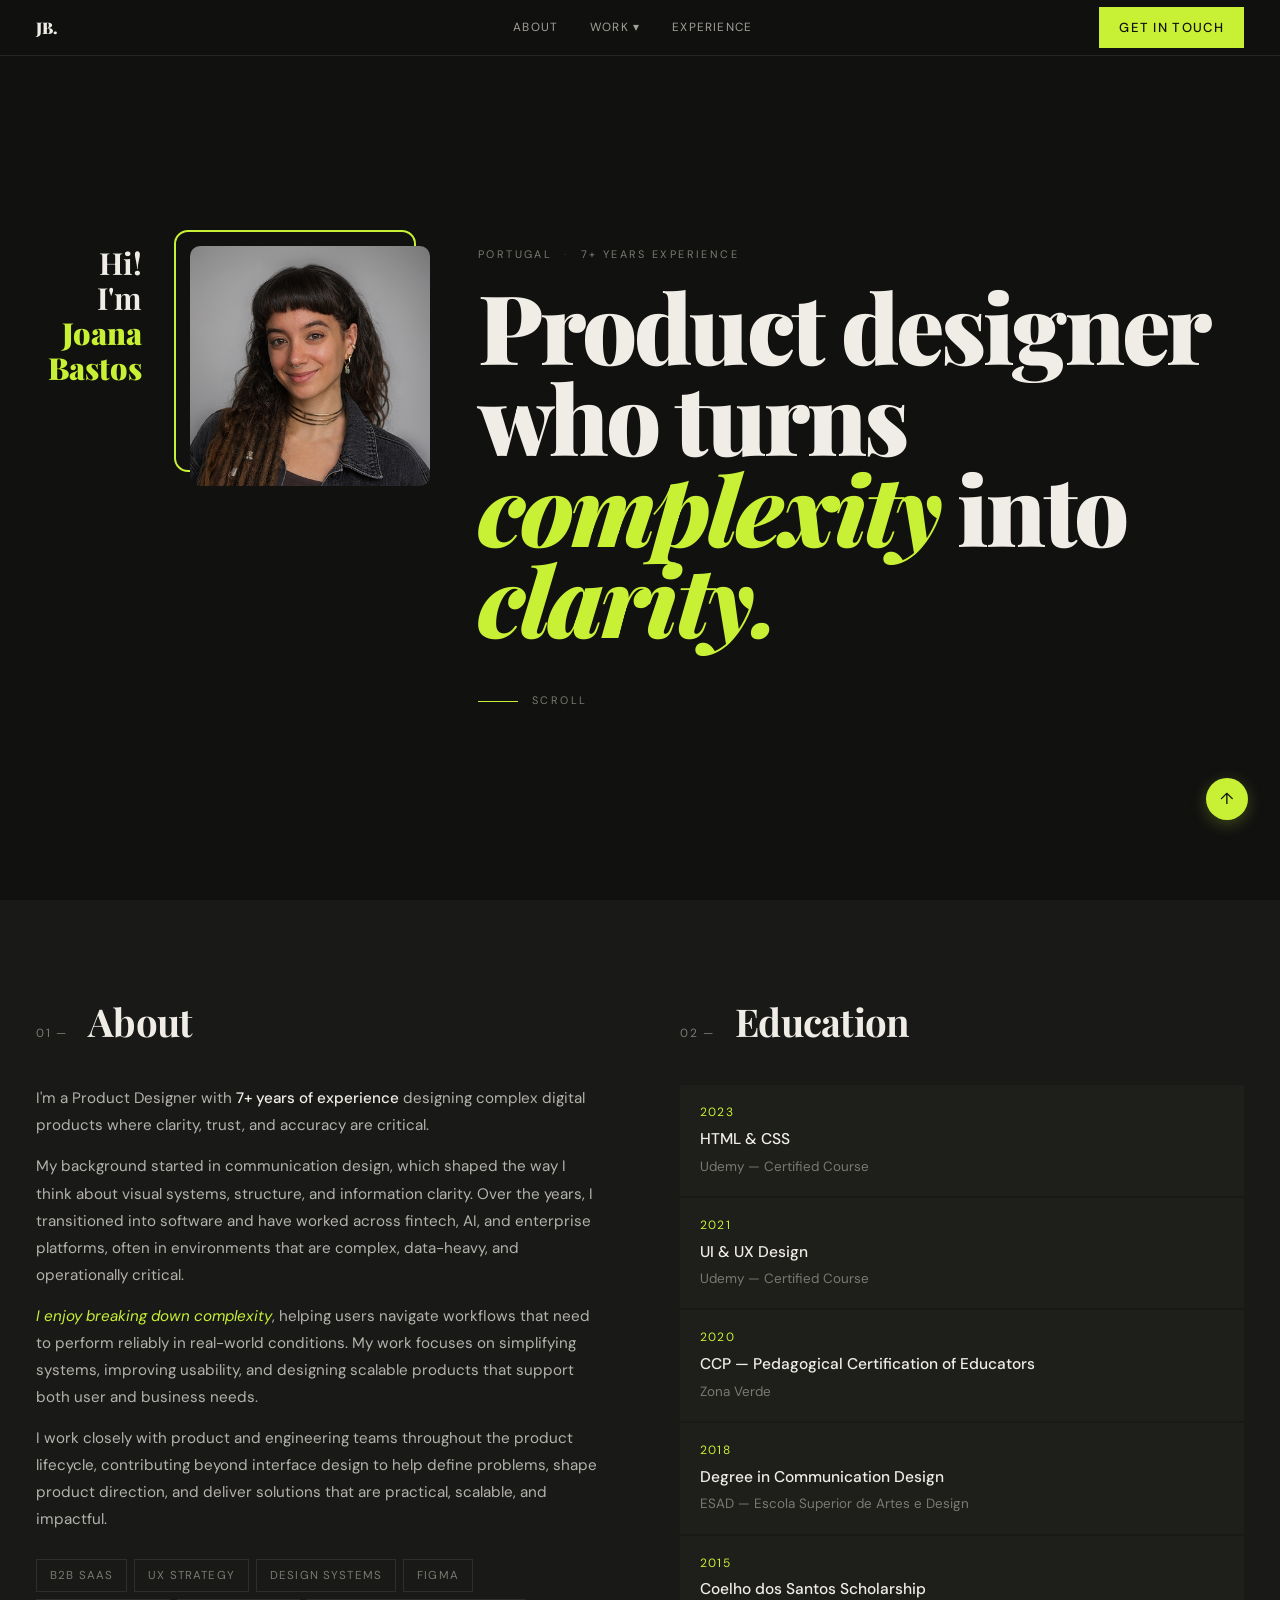
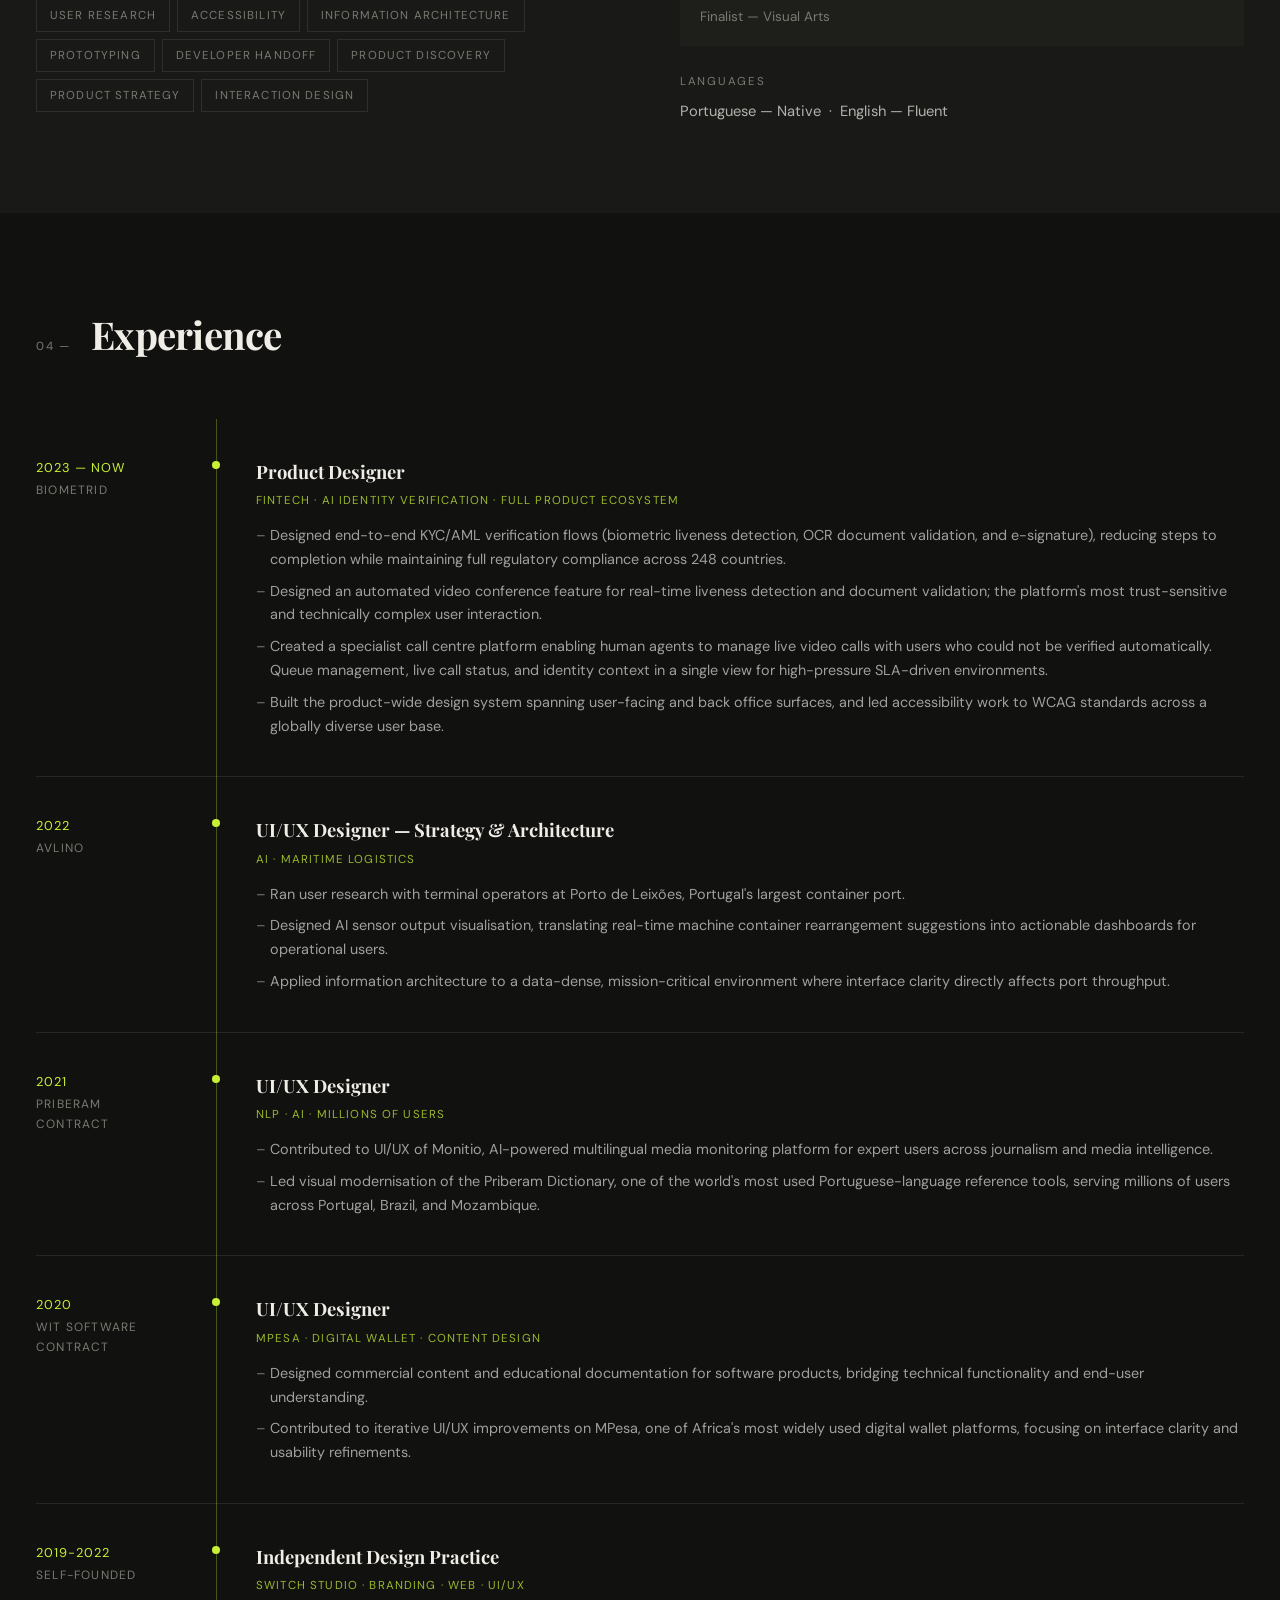
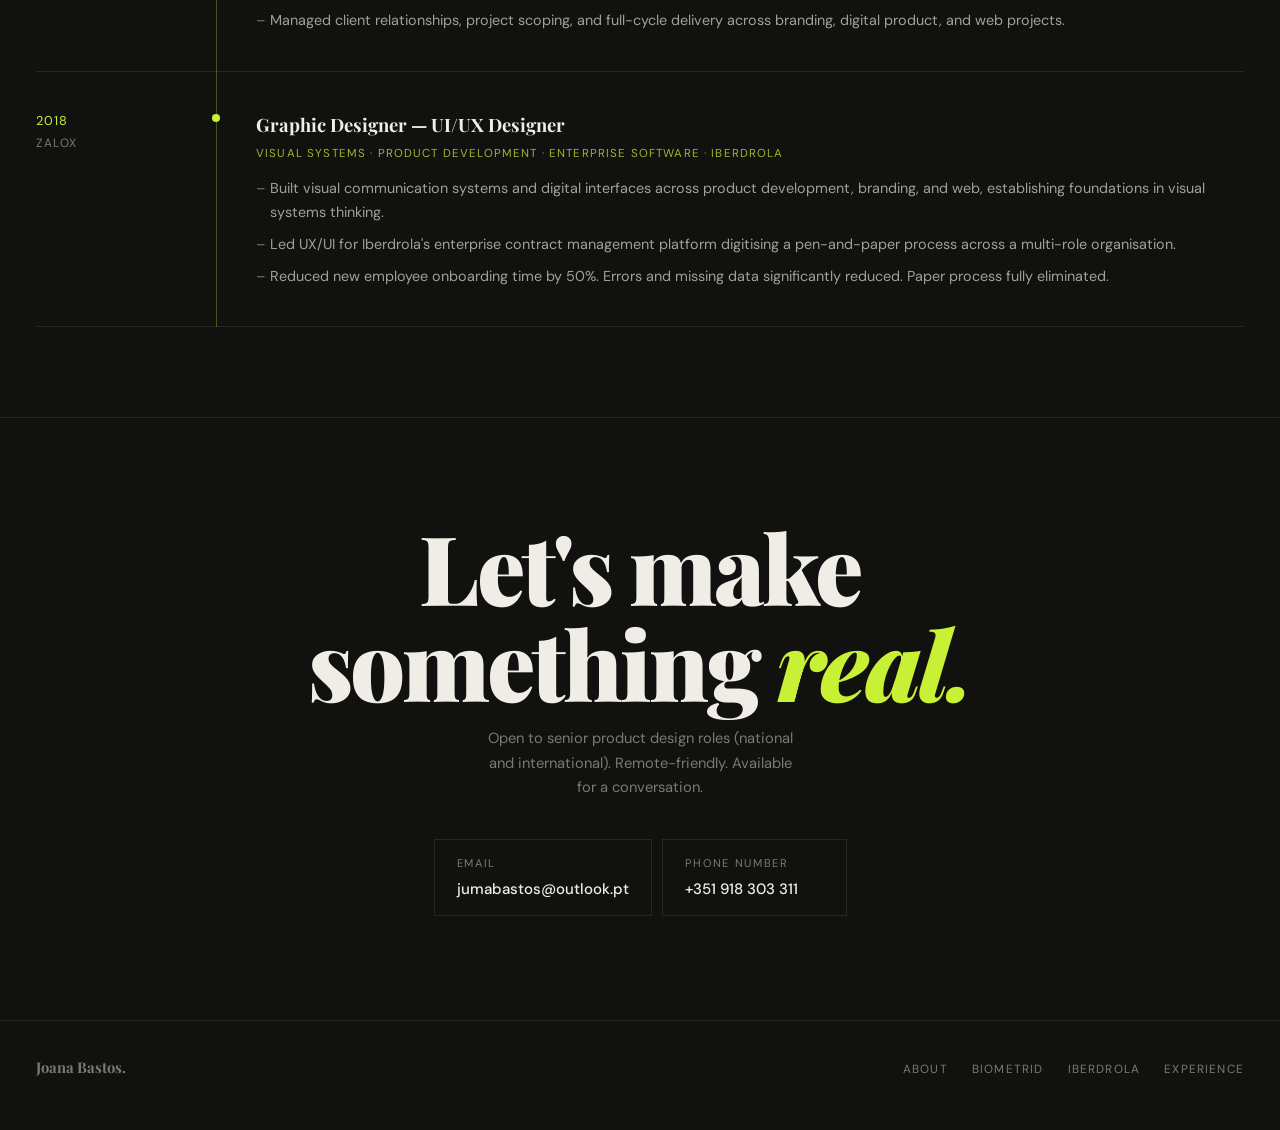
<file: index.html>
<!DOCTYPE html>
<html lang="en">
<head>
  <meta charset="UTF-8" />
  <meta name="viewport" content="width=device-width, initial-scale=1.0" />
  <title>Joana Bastos — Product Designer</title>
  <link rel="preconnect" href="https://fonts.googleapis.com" />
  <link rel="preconnect" href="https://fonts.gstatic.com" crossorigin />
  <link href="https://fonts.googleapis.com/css2?family=Playfair+Display:ital,wght@0,700;0,900;1,700;1,900&family=DM+Sans:opsz,wght@9..40,300;9..40,400;9..40,500&display=swap" rel="stylesheet" />
  <link rel="stylesheet" href="style.css" />
  <style>
    /* ── HERO ── */
    #hero {
      min-height: 100vh; background: var(--bg);
      display: flex; align-items: center;
      padding-top: 56px;
    }
    .hero-inner {
      width: 100%; max-width: 1400px; margin: 0 auto;
      display: grid; grid-template-columns: auto 1fr;
      align-items: start;
      gap: 48px; /* gap between left col and right col */
      padding: 60px 48px;
    }

    /* Left column: text + photo side by side */
    .hero-left {
      display: flex; flex-direction: row;
      align-items: flex-start;
      gap: 48px; /* MATCH to hero-inner gap */
      justify-content: flex-end;
    }
    .hero-text {
      display: flex; flex-direction: column; justify-content: flex-start;
      text-align: right;
    }
    .hero-greeting-name {
      font-family: var(--serif); font-weight: 700; font-size: 1.9rem;
      line-height: 1.15; color: var(--white);
    }
    .hero-greeting-name .name { color: var(--lime); font-weight: 900; }

    .hero-photo-frame {
      position: relative; display: inline-block; flex-shrink: 0;
    }
    .hero-photo-frame::before {
      content: '';
      position: absolute;
      top: -16px; left: -16px; right: 14px; bottom: 14px;
      border: 2px solid var(--lime); border-radius: 14px; /* square frame */
      pointer-events: none; z-index: 0;
    }
    /* Square photo */
    .hero-photo {
      display: block; width: 240px; height: 240px;
      object-fit: cover; object-position: top center;
      position: relative; z-index: 1;
      border-radius: 10px; /* square with slight radius */
    }
    .hero-photo-placeholder {
      width: 240px; height: 240px;
      background: var(--bg-card); border: 1px solid var(--border);
      display: flex; align-items: center; justify-content: center;
      flex-direction: column; gap: 8px;
      color: var(--muted); font-size: 0.82rem; text-align: center;
      position: relative; z-index: 1;
      border-radius: 10px;
    }

    /* Right col */
    .hero-right { display: flex; flex-direction: column; justify-content: flex-start; }
    .hero-meta {
      font-size: 0.68rem; letter-spacing: 0.22em; text-transform: uppercase;
      color: var(--muted); margin-bottom: 16px;
      display: flex; flex-wrap: wrap; gap: 4px 12px;
    }
    .hero-meta-sep { opacity: 0.4; }
    .hero-headline {
      font-family: var(--serif);
      font-size: clamp(3.8rem, 7.5vw, 8rem);
      font-weight: 900; line-height: 0.95; letter-spacing: -0.03em;
      margin-bottom: 48px;
    }
    .hero-headline em { font-style: italic; color: var(--lime); }
    .scroll-cue {
      display: flex; align-items: center; gap: 14px;
      font-size: 0.68rem; letter-spacing: 0.22em; text-transform: uppercase;
      color: var(--muted);
    }
    .scroll-cue::before { content: ''; display: block; width: 40px; height: 1px; background: var(--lime); }

    /* ── ABOUT / EDUCATION ── */
    #about { background: var(--bg-mid); padding: 90px 36px; }
    .about-inner {
      max-width: 1240px; margin: 0 auto;
      display: grid; grid-template-columns: 1fr 1fr; gap: 80px; align-items: start;
    }

    /* Section header row: number + title side-by-side like Experience */
    .sec-header { display: flex; align-items: baseline; gap: 20px; margin-bottom: 32px; }
    .sec-header .sec-num { margin-bottom: 0; }
    .sec-header .sec-title { margin-bottom: 0; }

    .about-body p { font-size: 0.95rem; color: rgba(240,237,230,0.72); margin-bottom: 14px; line-height: 1.78; }
    .about-body p em { color: var(--lime); font-style: italic; }
    .about-body p strong { color: var(--white); font-weight: 500; }

    .tags-row { display: flex; flex-wrap: wrap; gap: 7px; margin-top: 26px; }
    .tag {
      font-size: 0.72rem; letter-spacing: 0.1em; text-transform: uppercase;
      padding: 6px 13px; border: 1px solid var(--border);
      color: var(--muted); transition: all 0.2s; cursor: default;
    }
    .tag:hover { border-color: var(--lime); color: var(--lime); }

    /* Education cards */
    .edu-list { display: flex; flex-direction: column; gap: 2px; }
    .edu-item { background: var(--bg-card); padding: 18px 20px; }
    .edu-year { font-size: 0.75rem; letter-spacing: 0.1em; text-transform: uppercase; color: var(--lime); margin-bottom: 4px; }
    .edu-title { font-size: 0.97rem; font-weight: 500; margin-bottom: 3px; }
    .edu-school { font-size: 0.84rem; color: var(--muted); }

    .lang-block { margin-top: 26px; }
    .lang-label { font-size: 0.72rem; letter-spacing: 0.15em; text-transform: uppercase; color: var(--muted); margin-bottom: 8px; }
    .lang-val { font-size: 0.92rem; color: rgba(240,237,230,0.72); }

    /* ── EXPERIENCE ── */
    #experience { background: var(--bg); padding: 90px 36px; }
    .exp-inner { max-width: 1240px; margin: 0 auto; }
    .exp-header { display: flex; align-items: baseline; gap: 20px; margin-bottom: 52px; }
    .exp-header .sec-num, .exp-header .sec-title { margin-bottom: 0; }

    .exp-list { position: relative; }
    .exp-list::before {
      content: ''; position: absolute;
      left: 180px; top: 0; bottom: 0; width: 1px;
      background: rgba(200,241,53,0.30);
    }
    .exp-item {
      display: grid; grid-template-columns: 180px 1fr;
      gap: 40px; padding: 38px 0;
      border-bottom: 1px solid var(--border); position: relative;
    }
    .exp-item::before {
      content: ''; position: absolute;
      left: calc(180px - 4px); top: 42px;
      width: 8px; height: 8px; border-radius: 50%;
      background: var(--lime); z-index: 1;
    }
    .exp-meta { padding-right: 16px; }
    .exp-period { font-size: 0.80rem; letter-spacing: 0.08em; text-transform: uppercase; color: var(--lime); margin-bottom: 3px; }
    .exp-company { font-size: 0.75rem; letter-spacing: 0.1em; text-transform: uppercase; color: var(--muted); }
    .exp-role { font-family: var(--serif); font-size: 1.15rem; font-weight: 700; margin-bottom: 4px; }
    .exp-type { font-size: 0.72rem; letter-spacing: 0.1em; text-transform: uppercase; color: var(--lime); opacity: 0.75; margin-bottom: 14px; }
    .exp-bullets { list-style: none; display: flex; flex-direction: column; gap: 8px; }
    .exp-bullets li { font-size: 0.90rem; color: rgba(240,237,230,0.65); line-height: 1.65; padding-left: 14px; position: relative; }
    .exp-bullets li::before { content: '–'; position: absolute; left: 0; color: var(--muted); }

    /* ── RESPONSIVE ── */

    /* Tablet — shrink photo slightly, compress gap, keep horizontal */
    @media (max-width: 1024px) {
      .hero-inner { gap: 32px; padding: 48px 28px; }
      .hero-photo, .hero-photo-placeholder { width: 190px; height: 245px; }
      .hero-greeting-name { font-size: 1.7rem; }
      .hero-headline { font-size: 6rem; }
    }

    /* Narrow — keep two-column hero as long as possible */
    @media (max-width: 860px) {
      .hero-inner { gap: 20px; }
      .hero-photo, .hero-photo-placeholder { width: 160px; height: 205px; }
      .hero-greeting-name { font-size: 1.4rem; }
      .hero-headline { font-size: 4.8rem; }
      .about-inner { grid-template-columns: 1fr 1fr; gap: 40px; }
      .exp-item { grid-template-columns: 140px 1fr; gap: 28px; }
      .exp-list::before { left: 140px; }
      .exp-item::before { left: calc(140px - 4px); }
    }

    /* Only stack hero below 640px */
    @media (max-width: 640px) {
      .hero-inner { grid-template-columns: 1fr; padding: 36px 20px; }
      .hero-left {
        justify-content: flex-start;
        gap: 20px;
        flex-direction: row;
        align-items: flex-end;
      }
      .hero-photo-frame { order: 1; }
      .hero-text { order: 2; text-align: left; justify-content: flex-end; }
      .hero-photo, .hero-photo-placeholder { width: 130px; height: 170px; }
      .hero-greeting-name { font-size: 1.3rem; }
      .hero-headline { font-size: 3.2rem; }
      .about-inner { grid-template-columns: 1fr; gap: 48px; }
      #about { padding: 64px 20px; }
      #experience { padding: 64px 20px; }
      .exp-item { grid-template-columns: 1fr; gap: 10px; }
      .exp-list::before, .exp-item::before { display: none; }
    }

    @media (max-width: 400px) {
      .hero-headline { font-size: 2.6rem; }
    }

    .hero-greeting-name { animation: fadeUp 0.65s ease 0.05s both; }
    .hero-photo-frame   { animation: fadeUp 0.65s ease 0.15s both; }
    .hero-meta          { animation: fadeUp 0.65s ease 0.20s both; }
    .hero-headline      { animation: fadeUp 0.65s ease 0.28s both; }
    .scroll-cue         { animation: fadeUp 0.65s ease 0.42s both; }
  </style>
</head>
<body>

<!-- NAV -->
<nav>
  <a href="index.html" class="nav-logo">JB.</a>
  <ul class="nav-center">
    <li><a href="#about">About</a></li>
    <li class="nav-dropdown">
      <span>Work ▾</span>
      <div class="nav-dropdown-menu">
        <a href="biometrid.html">Biometrid</a>
        <a href="iberdrola.html">Iberdrola</a>
      </div>
    </li>
    <li><a href="#experience">Experience</a></li>
  </ul>
  <a href="#contact" class="btn-nav">Get in touch</a>
  <button class="hamburger" onclick="toggleNav()" aria-label="Menu">
    <span></span><span></span><span></span>
  </button>
</nav>

<!-- MOBILE NAV -->
<div class="mobile-nav" id="mobileNav">
  <div class="mobile-nav-item">
    <a href="#about" onclick="closeNav()">About</a>
  </div>
  <div class="mobile-nav-item">
    <div class="mobile-work-label" onclick="toggleWork()">
      <span style="font-family:var(--serif);font-size:1.9rem;font-weight:700;color:var(--white);padding:14px 0;display:block;">Work</span>
      <span class="mobile-work-arrow" id="workArrow">▾</span>
    </div>
    <div class="mobile-subnav" id="workSubnav">
      <a href="biometrid.html">Biometrid</a>
      <a href="iberdrola.html">Iberdrola</a>
    </div>
  </div>
  <div class="mobile-nav-item">
    <a href="#experience" onclick="closeNav()">Experience</a>
  </div>
  <a href="#contact" class="mobile-cta">Get in touch</a>
</div>

<!-- HERO -->
<section id="hero">
  <div class="hero-inner">
    <div class="hero-left">
      <div class="hero-text">
        <div class="hero-greeting-name">
          Hi!<br/>I'm<br/><span class="name">Joana<br/>Bastos</span>
        </div>
      </div>
      <div class="hero-photo-frame">
        <img class="hero-photo" src="photo.jpg" alt="Joana Bastos">
      </div>
    </div>
    <div class="hero-right">
      <p class="hero-meta">
        <span>Portugal</span>
        <span class="hero-meta-sep">·</span>
        <span>7+ Years Experience</span>
      </p>
      <h1 class="hero-headline">
        Product designer who turns <em>complexity</em> into <em>clarity.</em>
      </h1>
      <div class="scroll-cue">Scroll</div>
    </div>
  </div>
</section>

<!-- ABOUT + EDUCATION -->
<section id="about">
  <div class="about-inner">
    <div data-reveal="left">
      <div class="sec-header">
        <span class="sec-num">01 —</span>
        <h2 class="sec-title">About</h2>
      </div>
      <div class="about-body">
        <p>I'm a Product Designer with <strong>7+ years of experience</strong> designing complex digital products where clarity, trust, and accuracy are critical.</p>
        <p>My background started in communication design, which shaped the way I think about visual systems, structure, and information clarity. Over the years, I transitioned into software and have worked across fintech, AI, and enterprise platforms, often in environments that are complex, data-heavy, and operationally critical.</p>
        <p><em>I enjoy breaking down complexity</em>, helping users navigate workflows that need to perform reliably in real-world conditions. My work focuses on simplifying systems, improving usability, and designing scalable products that support both user and business needs.</p>
        <p>I work closely with product and engineering teams throughout the product lifecycle, contributing beyond interface design to help define problems, shape product direction, and deliver solutions that are practical, scalable, and impactful.</p>
      </div>
      <div class="tags-row">
        <span class="tag">B2B SaaS</span>
        <span class="tag">UX Strategy</span>
        <span class="tag">Design Systems</span>
        <span class="tag">Figma</span>
        <span class="tag">User Research</span>
        <span class="tag">Accessibility</span>
        <span class="tag">Information Architecture</span>
        <span class="tag">Prototyping</span>
        <span class="tag">Developer Handoff</span>
        <span class="tag">Product Discovery</span>
        <span class="tag">Product Strategy</span>
        <span class="tag">Interaction Design</span>
      </div>
    </div>
    <div data-reveal="right" data-delay="200">
      <div class="sec-header">
        <span class="sec-num">02 —</span>
        <h2 class="sec-title">Education</h2>
      </div>
      <div class="edu-list">
        <div class="edu-item">
          <div class="edu-year">2023</div>
          <div class="edu-title">HTML &amp; CSS</div>
          <div class="edu-school">Udemy — Certified Course</div>
        </div>
        <div class="edu-item">
          <div class="edu-year">2021</div>
          <div class="edu-title">UI &amp; UX Design</div>
          <div class="edu-school">Udemy — Certified Course</div>
        </div>
        <div class="edu-item">
          <div class="edu-year">2020</div>
          <div class="edu-title">CCP — Pedagogical Certification of Educators</div>
          <div class="edu-school">Zona Verde</div>
        </div>
        <div class="edu-item">
          <div class="edu-year">2018</div>
          <div class="edu-title">Degree in Communication Design</div>
          <div class="edu-school">ESAD — Escola Superior de Artes e Design</div>
        </div>
        <div class="edu-item">
          <div class="edu-year">2015</div>
          <div class="edu-title">Coelho dos Santos Scholarship</div>
          <div class="edu-school">Finalist — Visual Arts</div>
        </div>
      </div>
      <div class="lang-block">
        <div class="lang-label">Languages</div>
        <div class="lang-val">Portuguese — Native &nbsp;·&nbsp; English — Fluent</div>
      </div>
    </div>
  </div>
</section>

<!-- EXPERIENCE -->
<section id="experience">
  <div class="exp-inner">
    <div class="exp-header">
      <span class="sec-num">04 —</span>
      <h2 class="sec-title">Experience</h2>
    </div>
    <div class="exp-list">

      <div class="exp-item">
        <div class="exp-meta">
          <div class="exp-period">2023 — Now</div>
          <div class="exp-company">Biometrid</div>
        </div>
        <div>
          <div class="exp-role">Product Designer</div>
          <div class="exp-type">Fintech · AI Identity Verification · Full Product Ecosystem</div>
          <ul class="exp-bullets">
            <li>Designed end-to-end KYC/AML verification flows (biometric liveness detection, OCR document validation, and e-signature), reducing steps to completion while maintaining full regulatory compliance across 248 countries.</li>
            <li>Designed an automated video conference feature for real-time liveness detection and document validation; the platform's most trust-sensitive and technically complex user interaction.</li>
            <li>Created a specialist call centre platform enabling human agents to manage live video calls with users who could not be verified automatically. Queue management, live call status, and identity context in a single view for high-pressure SLA-driven environments.</li>
            <li>Built the product-wide design system spanning user-facing and back office surfaces, and led accessibility work to WCAG standards across a globally diverse user base.</li>
          </ul>
        </div>
      </div>

      <div class="exp-item">
        <div class="exp-meta">
          <div class="exp-period">2022</div>
          <div class="exp-company">Avlino</div>
        </div>
        <div>
          <div class="exp-role">UI/UX Designer — Strategy &amp; Architecture</div>
          <div class="exp-type">AI · Maritime Logistics</div>
          <ul class="exp-bullets">
            <li>Ran user research with terminal operators at Porto de Leixões, Portugal's largest container port.</li>
            <li>Designed AI sensor output visualisation, translating real-time machine container rearrangement suggestions into actionable dashboards for operational users.</li>
            <li>Applied information architecture to a data-dense, mission-critical environment where interface clarity directly affects port throughput.</li>
          </ul>
        </div>
      </div>

      <div class="exp-item">
        <div class="exp-meta">
          <div class="exp-period">2021</div>
          <div class="exp-company">Priberam<br/>Contract</div>
        </div>
        <div>
          <div class="exp-role">UI/UX Designer</div>
          <div class="exp-type">NLP · AI · Millions of Users</div>
          <ul class="exp-bullets">
            <li>Contributed to UI/UX of Monitio, AI-powered multilingual media monitoring platform for expert users across journalism and media intelligence.</li>
            <li>Led visual modernisation of the Priberam Dictionary, one of the world's most used Portuguese-language reference tools, serving millions of users across Portugal, Brazil, and Mozambique.</li>
          </ul>
        </div>
      </div>

      <div class="exp-item">
        <div class="exp-meta">
          <div class="exp-period">2020</div>
          <div class="exp-company">WIT Software<br/>Contract</div>
        </div>
        <div>
          <div class="exp-role">UI/UX Designer</div>
          <div class="exp-type">Mpesa · Digital Wallet · Content Design</div>
          <ul class="exp-bullets">
            <li>Designed commercial content and educational documentation for software products, bridging technical functionality and end-user understanding.</li>
            <li>Contributed to iterative UI/UX improvements on MPesa, one of Africa's most widely used digital wallet platforms, focusing on interface clarity and usability refinements.</li>
          </ul>
        </div>
      </div>

      <div class="exp-item">
        <div class="exp-meta">
          <div class="exp-period">2019-2022</div>
          <div class="exp-company">Self-Founded</div>
        </div>
        <div>
          <div class="exp-role">Independent Design Practice</div>
          <div class="exp-type">Switch Studio · Branding · Web · UI/UX</div>
          <ul class="exp-bullets">
            <li>Managed client relationships, project scoping, and full-cycle delivery across branding, digital product, and web projects.</li>
          </ul>
        </div>
      </div>

      <div class="exp-item">
        <div class="exp-meta">
          <div class="exp-period">2018</div>
          <div class="exp-company">ZALOX</div>
        </div>
        <div>
          <div class="exp-role">Graphic Designer — UI/UX Designer</div>
          <div class="exp-type">Visual Systems · Product Development · Enterprise Software · Iberdrola</div>
          <ul class="exp-bullets">
            <li>Built visual communication systems and digital interfaces across product development, branding, and web, establishing foundations in visual systems thinking.</li>
            <li>Led UX/UI for Iberdrola's enterprise contract management platform digitising a pen-and-paper process across a multi-role organisation.</li>
            <li>Reduced new employee onboarding time by 50%. Errors and missing data significantly reduced. Paper process fully eliminated.</li>
          </ul>
        </div>
      </div>

    </div>
  </div>
</section>

<!-- CTA -->
<div class="cta-wrap" id="contact">
  <h2 class="cta-headline">Let's make<br/>something <em>real.</em></h2>
  <p class="cta-sub">Open to senior product design roles (national and international). Remote-friendly. Available for a conversation.</p>
  <div class="cta-btns">
    <div class="cta-btn copyable" data-copy="jumabastos@outlook.pt">
      <span class="cta-btn-label">Email</span>
      <span class="cta-btn-val">jumabastos@outlook.pt</span>
    </div>
    <div class="cta-btn copyable" data-copy="+351918303311">
      <span class="cta-btn-label">Phone Number</span>
      <span class="cta-btn-val">+351 918 303 311</span>
    </div>
  </div>
  <p class="cta-sig"></p>
</div>
<div class="copy-toast" id="copyToast">Copied!</div>

<footer>
  <span class="footer-name">Joana Bastos.</span>
  <ul class="footer-links">
    <li><a href="#about">About</a></li>
    <li><a href="biometrid.html">Biometrid</a></li>
    <li><a href="iberdrola.html">Iberdrola</a></li>
    <li><a href="#experience">Experience</a></li>
  </ul>
</footer>

<a href="#" class="fab" title="Back to top">↑</a>

<script>
  /* ── Nav ── */
  function toggleNav() { document.getElementById('mobileNav').classList.toggle('open'); }
  function closeNav()  { document.getElementById('mobileNav').classList.remove('open'); }
  function toggleWork() {
    document.getElementById('workSubnav').classList.toggle('open');
    document.getElementById('workArrow').classList.toggle('open');
  }

  /* ── Copy to clipboard ── */
  const toast = document.getElementById('copyToast');
  let toastTimer;
  document.querySelectorAll('.copyable').forEach(el => {
    el.style.cursor = 'pointer';
    el.addEventListener('click', () => {
      navigator.clipboard.writeText(el.dataset.copy).then(() => {
        clearTimeout(toastTimer);
        /* position toast above the clicked element */
        const rect = el.getBoundingClientRect();
        toast.style.left  = (rect.left + rect.width / 2) + 'px';
        toast.style.top   = (rect.top + window.scrollY - 48) + 'px';
        toast.style.transform = 'translateX(-50%)';
        toast.style.bottom = 'auto';
        toast.classList.add('show');
        toastTimer = setTimeout(() => toast.classList.remove('show'), 2000);
      });
    });
  });

  /* ── Scroll-reveal: tag elements with data-reveal ── */
  (function () {
    // Programmatically mark elements to reveal
    // Hero elements animate via CSS keyframes on load (already defined above)
    // Everything below the fold uses IntersectionObserver

    const revealMap = [
      // About section
      { sel: '#about .about-inner > div:first-child',  dir: 'left',  delay: 0   },
      { sel: '#about .about-inner > div:last-child',   dir: 'right', delay: 150 },

      // Experience header
      { sel: '.exp-header',  dir: 'up', delay: 0 },

      // Each experience row — staggered
      { sel: '.exp-item:nth-child(1)', dir: 'up', delay: 0   },
      { sel: '.exp-item:nth-child(2)', dir: 'up', delay: 80  },
      { sel: '.exp-item:nth-child(3)', dir: 'up', delay: 160 },
      { sel: '.exp-item:nth-child(4)', dir: 'up', delay: 240 },
      { sel: '.exp-item:nth-child(5)', dir: 'up', delay: 320 },
      { sel: '.exp-item:nth-child(6)', dir: 'up', delay: 400 },

      // CTA
      { sel: '.cta-headline', dir: 'up', delay: 0   },
      { sel: '.cta-sub',      dir: 'up', delay: 100 },
      { sel: '.cta-btns',     dir: 'up', delay: 200 },
    ];

    revealMap.forEach(({ sel, dir, delay }) => {
      const el = document.querySelector(sel);
      if (!el) return;
      el.style.opacity = '0';
      el.style.transform = dir === 'left'  ? 'translateX(-32px)'
                         : dir === 'right' ? 'translateX(32px)'
                         :                   'translateY(28px)';
      el.style.transition = `opacity 0.7s ease ${delay}ms, transform 0.7s ease ${delay}ms`;
      el._revealDelay = delay;
      el._revealed = false;
    });

    const observer = new IntersectionObserver((entries) => {
      entries.forEach(entry => {
        if (entry.isIntersecting && !entry.target._revealed) {
          entry.target._revealed = true;
          entry.target.style.opacity = '1';
          entry.target.style.transform = 'translate(0,0)';
        }
      });
    }, { threshold: 0.12 });

    revealMap.forEach(({ sel }) => {
      const el = document.querySelector(sel);
      if (el) observer.observe(el);
    });
  })();
</script>
</body>
</html>
</file>
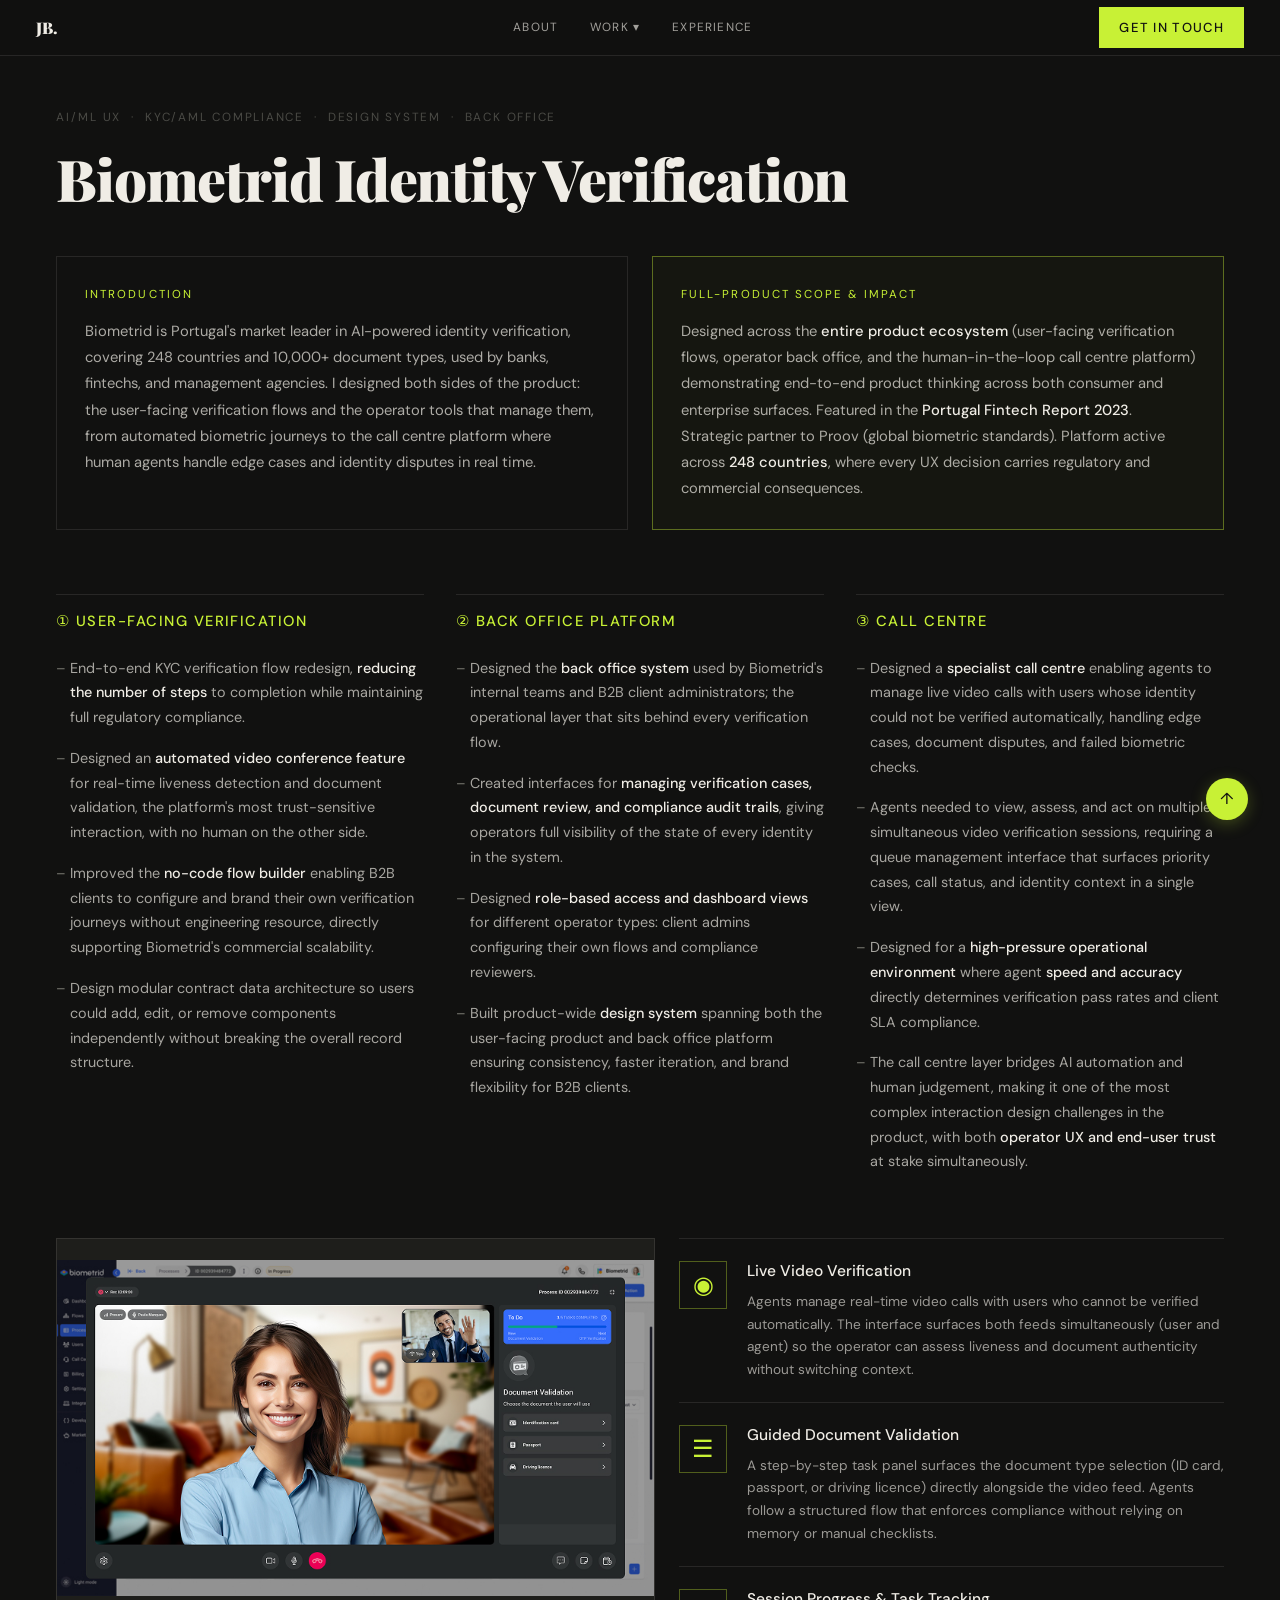
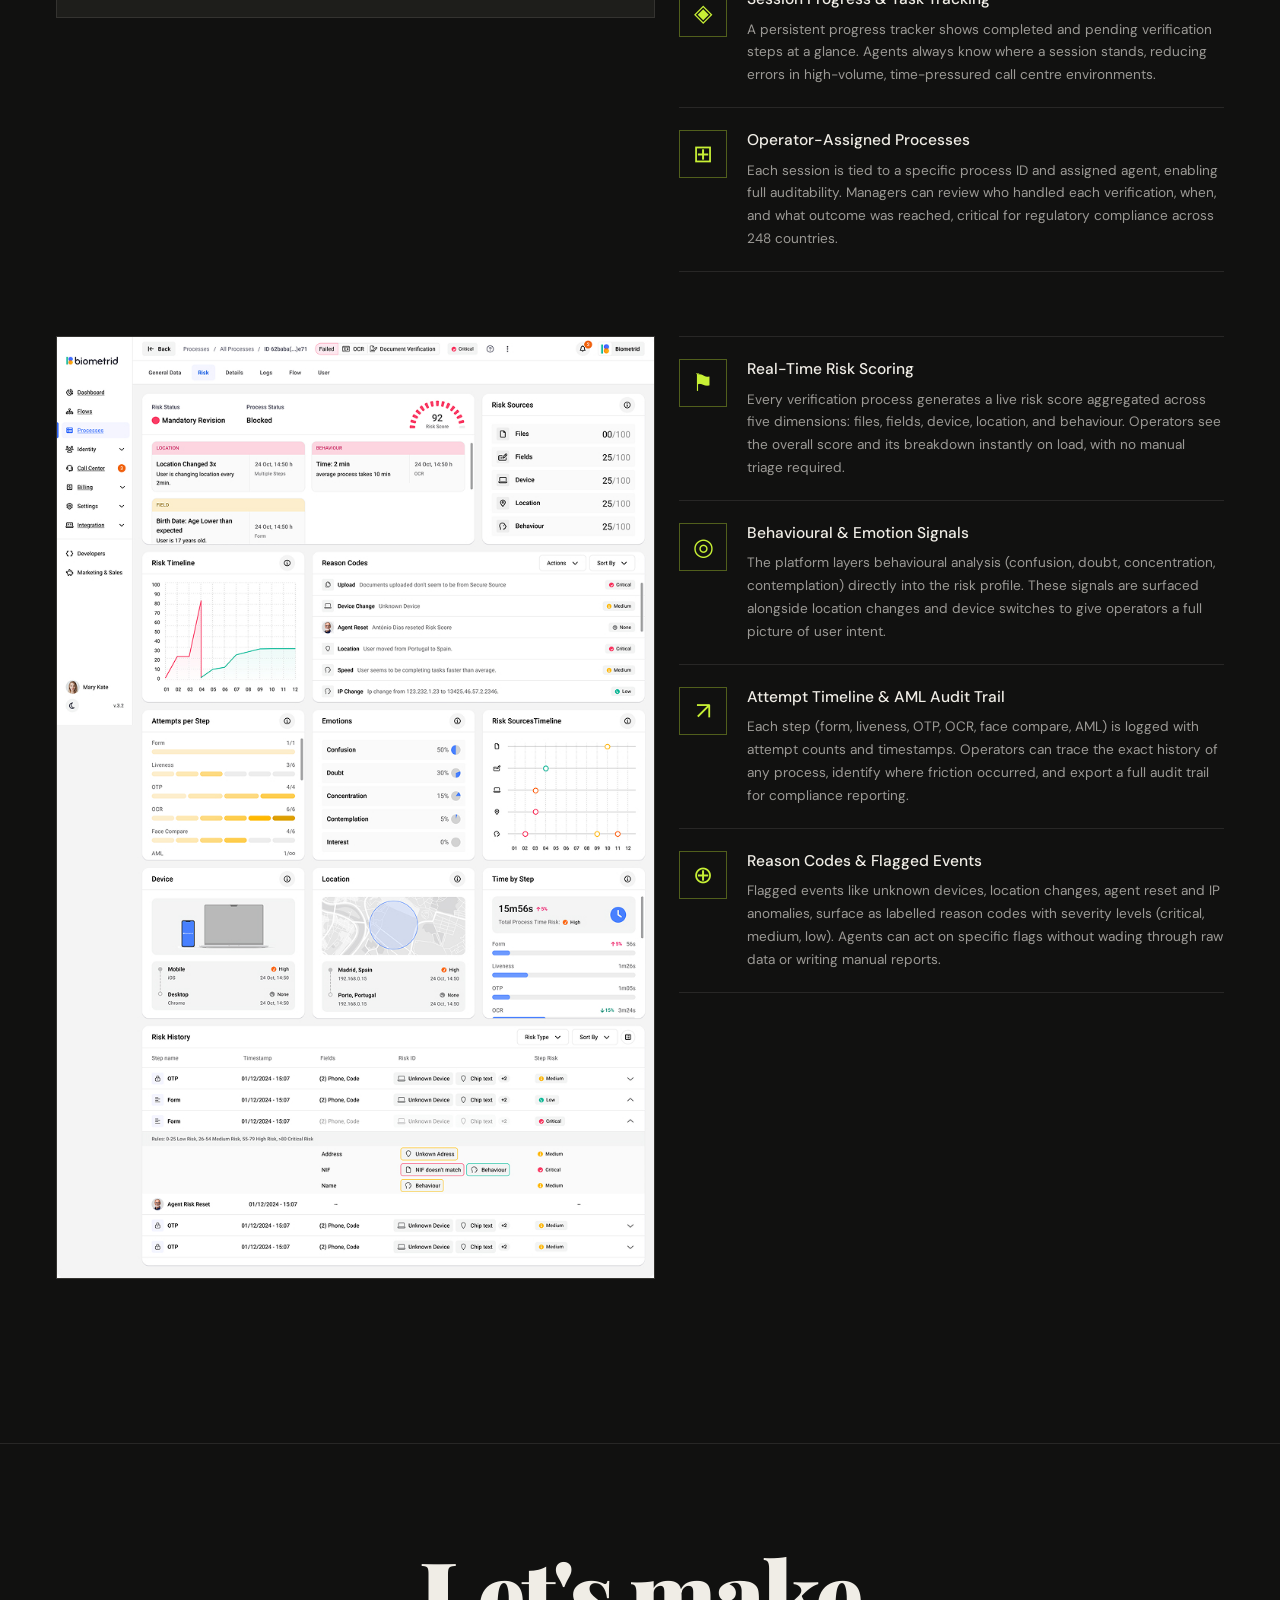
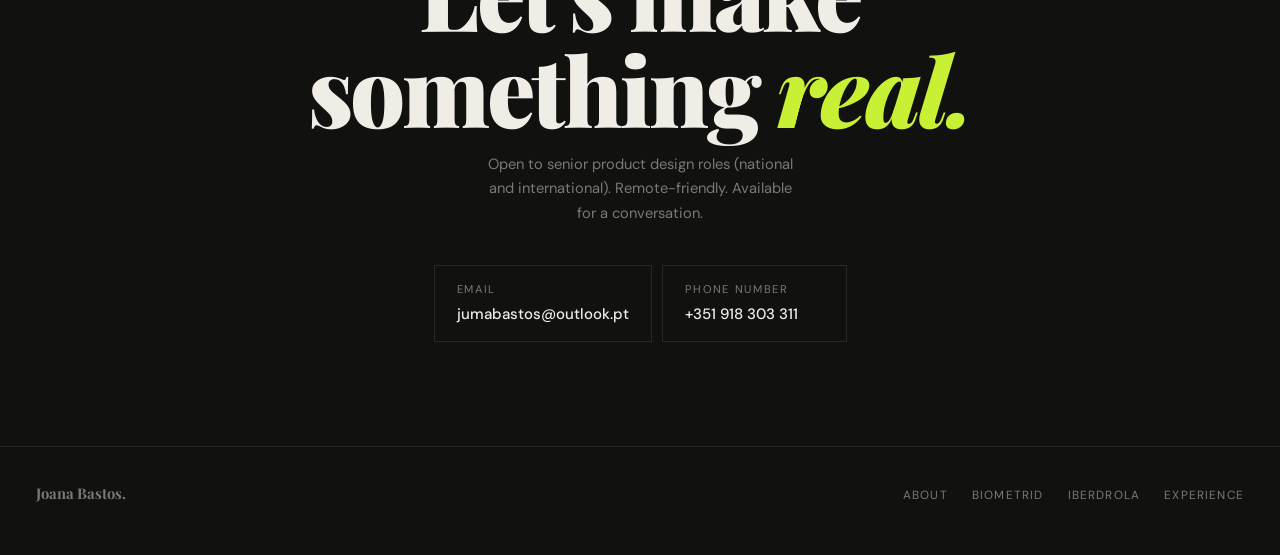
<file: biometrid.html>
<!DOCTYPE html>
<html lang="en">
<head>
  <meta charset="UTF-8" />
  <meta name="viewport" content="width=device-width, initial-scale=1.0" />
  <title>Biometrid — Joana Bastos</title>
  <link rel="preconnect" href="https://fonts.googleapis.com" />
  <link rel="preconnect" href="https://fonts.gstatic.com" crossorigin />
  <link href="https://fonts.googleapis.com/css2?family=Playfair+Display:ital,wght@0,700;0,900;1,700;1,900&family=DM+Sans:opsz,wght@9..40,300;9..40,400;9..40,500&display=swap" rel="stylesheet" />
  <link rel="stylesheet" href="style.css" />
  <style>
    /* PAGE HEADER */
    .page-header { padding: 108px 36px 48px; max-width: 1240px; margin: 0 auto; }
    .breadcrumb {
      display: flex; align-items: center; gap: 10px; flex-wrap: wrap;
      font-size: 0.74rem; letter-spacing: 0.15em; text-transform: uppercase;
      color: var(--muted); margin-bottom: 20px;
    }
    .breadcrumb span { opacity: 0.55; }
    .page-title {
      font-family: var(--serif);
      font-size: clamp(2.4rem, 4.5vw, 4.2rem);
      font-weight: 900; letter-spacing: -0.02em; line-height: 1.05;
    }

    /* CONTENT WRAPPER */
    .content { max-width: 1240px; margin: 0 auto; padding: 0 36px 100px; }

    /* Intro row */
    .intro-row { display: grid; grid-template-columns: 1fr 1fr; gap: 24px; margin-bottom: 64px; }
    .intro-box { padding: 28px; border: 1px solid var(--border); }
    .intro-box.highlight { border-color: rgba(200,241,53,0.4); background: rgba(200,241,53,0.025); }
    .box-label { font-size: 0.72rem; letter-spacing: 0.18em; text-transform: uppercase; color: var(--lime); margin-bottom: 14px; }
    .box-text { font-size: 0.92rem; color: rgba(240,237,230,0.70); line-height: 1.78; }
    .box-text strong { color: var(--white); font-weight: 500; }

    /* 3-col scope */
    .scope-row { display: grid; grid-template-columns: repeat(3, 1fr); gap: 32px; margin-bottom: 64px; }
    /* Bigger column titles (①②③) */
    .scope-col-label {
      font-size: 0.92rem; /* was 0.60rem — much bigger */
      font-weight: 500;
      letter-spacing: 0.1em; text-transform: uppercase;
      color: var(--lime); /* same lime as the rest of site */
      border-top: 1px solid var(--border);
      padding-top: 14px; margin-bottom: 22px;
    }
    .scope-bullets { list-style: none; display: flex; flex-direction: column; gap: 16px; }
    .scope-bullets li { font-size: 0.90rem; color: rgba(240,237,230,0.68); line-height: 1.72; padding-left: 14px; position: relative; }
    .scope-bullets li::before { content: '–'; position: absolute; left: 0; color: var(--muted); }
    .scope-bullets li strong { color: var(--white); font-weight: 500; }

    /* Split rows */
    .split-row { display: grid; grid-template-columns: 1.1fr 1fr; gap: 24px; margin-bottom: 64px; align-items: start; }

    .screen-col {
      background: var(--bg-card); border: 1px solid var(--border);
      min-height: 380px; display: flex; align-items: center; justify-content: center; overflow: hidden;
    }
    .screen-col img { width: 100%; height: 100%; object-fit: cover; display: block; }
    .screen-placeholder { text-align: center; color: var(--muted); padding: 32px; }
    .screen-placeholder p { font-size: 0.82rem; letter-spacing: 0.08em; margin-top: 8px; }

    /* Feature items — icon double-sized, lime coloured */
    .features-col { display: flex; flex-direction: column; }
    .feature-item {
      padding: 20px 0; border-bottom: 1px solid var(--border);
      display: grid; grid-template-columns: 52px 1fr; gap: 16px; align-items: start;
    }
    .feature-item:first-child { border-top: 1px solid var(--border); }
    .feature-icon {
      width: 48px; height: 48px; /* ~double previous 26px */
      border: 1px solid rgba(200,241,53,0.35);
      display: flex; align-items: center; justify-content: center;
      font-size: 1.5rem; /* bigger icon glyph */
      color: var(--lime); /* lime coloured */
      flex-shrink: 0; margin-top: 2px;
    }
    .feature-title { font-size: 0.97rem; font-weight: 500; margin-bottom: 6px; }
    .feature-desc { font-size: 0.85rem; color: rgba(240,237,230,0.62); line-height: 1.68; }

    /* On mobile, remove border from intro boxes */
    @media (max-width: 768px) {
      .intro-box { border: none; padding: 0; }
      .intro-box.highlight { background: none; padding: 0; }
      .intro-row { gap: 32px; }
    }

    /* RESPONSIVE */
    @media (max-width: 900px) {
      .intro-row, .scope-row, .split-row { grid-template-columns: 1fr; }
    }
    @media (max-width: 768px) {
      .page-header { padding: 88px 20px 36px; }
      .content { padding: 0 20px 72px; }
    }

    .breadcrumb { animation: fadeUp 0.5s ease 0.05s both; }
    .page-title  { animation: fadeUp 0.5s ease 0.15s both; }
  </style>
</head>
<body>

<!-- NAV -->
<nav>
  <a href="index.html" class="nav-logo">JB.</a>
  <ul class="nav-center">
    <li><a href="index.html#about">About</a></li>
    <li class="nav-dropdown">
      <span>Work ▾</span>
      <div class="nav-dropdown-menu">
        <a href="biometrid.html" class="active">Biometrid</a>
        <a href="iberdrola.html">Iberdrola</a>
      </div>
    </li>
    <li><a href="index.html#experience">Experience</a></li>
  </ul>
  <a href="#contact" class="btn-nav">Get in touch</a>
  <button class="hamburger" onclick="toggleNav()" aria-label="Menu">
    <span></span><span></span><span></span>
  </button>
</nav>

<!-- MOBILE NAV -->
<div class="mobile-nav" id="mobileNav">
  <div class="mobile-nav-item">
    <a href="index.html#about">About</a>
  </div>
  <div class="mobile-nav-item">
    <div class="mobile-work-label" onclick="toggleWork()">
      <span style="font-family:var(--serif);font-size:1.9rem;font-weight:700;color:var(--white);padding:14px 0;display:block;">Work</span>
      <span class="mobile-work-arrow" id="workArrow">▾</span>
    </div>
    <div class="mobile-subnav" id="workSubnav">
      <a href="biometrid.html" style="color:var(--lime)">Biometrid</a>
      <a href="iberdrola.html">Iberdrola</a>
    </div>
  </div>
  <div class="mobile-nav-item">
    <a href="index.html#experience">Experience</a>
  </div>
  <a href="#contact" class="mobile-cta">Get in touch</a>
</div>

<a href="#" class="fab" title="Back to top">↑</a>

<!-- PAGE HEADER -->
<div class="page-header">
  <div class="breadcrumb">
    <span>AI/ML UX</span><span>·</span>
    <span>KYC/AML Compliance</span><span>·</span>
    <span>Design System</span><span>·</span>
    <span>Back Office</span>
  </div>
  <h1 class="page-title">Biometrid Identity Verification</h1>
</div>

<!-- CONTENT -->
<div class="content">

  <!-- Intro + Impact -->
  <div class="intro-row">
    <div class="intro-box">
      <div class="box-label">Introduction</div>
      <p class="box-text">Biometrid is Portugal's market leader in AI-powered identity verification, covering 248 countries and 10,000+ document types, used by banks, fintechs, and management agencies. I designed both sides of the product: the user-facing verification flows and the operator tools that manage them, from automated biometric journeys to the call centre platform where human agents handle edge cases and identity disputes in real time.</p>
    </div>
    <div class="intro-box highlight">
      <div class="box-label">Full-Product Scope &amp; Impact</div>
      <p class="box-text">Designed across the <strong>entire product ecosystem</strong> (user-facing verification flows, operator back office, and the human-in-the-loop call centre platform) demonstrating end-to-end product thinking across both consumer and enterprise surfaces. Featured in the <strong>Portugal Fintech Report 2023</strong>. Strategic partner to Proov (global biometric standards). Platform active across <strong>248 countries</strong>, where every UX decision carries regulatory and commercial consequences.</p>
    </div>
  </div>

  <!-- 3-col scope -->
  <div class="scope-row">
    <div>
      <div class="scope-col-label">① User-Facing Verification</div>
      <ul class="scope-bullets">
        <li>End-to-end KYC verification flow redesign, <strong>reducing the number of steps</strong> to completion while maintaining full regulatory compliance.</li>
        <li>Designed an <strong>automated video conference feature</strong> for real-time liveness detection and document validation, the platform's most trust-sensitive interaction, with no human on the other side.</li>
        <li>Improved the <strong>no-code flow builder</strong> enabling B2B clients to configure and brand their own verification journeys without engineering resource, directly supporting Biometrid's commercial scalability.</li>
        <li>Design modular contract data architecture so users could add, edit, or remove components independently without breaking the overall record structure.</li>
      </ul>
    </div>
    <div>
      <div class="scope-col-label">② Back Office Platform</div>
      <ul class="scope-bullets">
        <li>Designed the <strong>back office system</strong> used by Biometrid's internal teams and B2B client administrators; the operational layer that sits behind every verification flow.</li>
        <li>Created interfaces for <strong>managing verification cases, document review, and compliance audit trails</strong>, giving operators full visibility of the state of every identity in the system.</li>
        <li>Designed <strong>role-based access and dashboard views</strong> for different operator types: client admins configuring their own flows and compliance reviewers.</li>
        <li>Built product-wide <strong>design system</strong> spanning both the user-facing product and back office platform ensuring consistency, faster iteration, and brand flexibility for B2B clients.</li>
      </ul>
    </div>
    <div>
      <div class="scope-col-label">③ Call Centre</div>
      <ul class="scope-bullets">
        <li>Designed a <strong>specialist call centre</strong> enabling agents to manage live video calls with users whose identity could not be verified automatically, handling edge cases, document disputes, and failed biometric checks.</li>
        <li>Agents needed to view, assess, and act on multiple simultaneous video verification sessions, requiring a queue management interface that surfaces priority cases, call status, and identity context in a single view.</li>
        <li>Designed for a <strong>high-pressure operational environment</strong> where agent <strong>speed and accuracy</strong> directly determines verification pass rates and client SLA compliance.</li>
        <li>The call centre layer bridges AI automation and human judgement, making it one of the most complex interaction design challenges in the product, with both <strong>operator UX and end-user trust</strong> at stake simultaneously.</li>
      </ul>
    </div>
  </div>

  <!-- Screen 1: Call centre + feature cards -->
  <div class="split-row">
    <div class="screen-col">
      <img src="biometrid1.jpg" alt="Biometrid call centre — live video verification interface">
    </div>
    <div class="features-col">
      <div class="feature-item">
        <div class="feature-icon">◉</div>
        <div>
          <div class="feature-title">Live Video Verification</div>
          <div class="feature-desc">Agents manage real-time video calls with users who cannot be verified automatically. The interface surfaces both feeds simultaneously (user and agent) so the operator can assess liveness and document authenticity without switching context.</div>
        </div>
      </div>
      <div class="feature-item">
        <div class="feature-icon">☰</div>
        <div>
          <div class="feature-title">Guided Document Validation</div>
          <div class="feature-desc">A step-by-step task panel surfaces the document type selection (ID card, passport, or driving licence) directly alongside the video feed. Agents follow a structured flow that enforces compliance without relying on memory or manual checklists.</div>
        </div>
      </div>
      <div class="feature-item">
        <div class="feature-icon">◈</div>
        <div>
          <div class="feature-title">Session Progress &amp; Task Tracking</div>
          <div class="feature-desc">A persistent progress tracker shows completed and pending verification steps at a glance. Agents always know where a session stands, reducing errors in high-volume, time-pressured call centre environments.</div>
        </div>
      </div>
      <div class="feature-item">
        <div class="feature-icon">⊞</div>
        <div>
          <div class="feature-title">Operator-Assigned Processes</div>
          <div class="feature-desc">Each session is tied to a specific process ID and assigned agent, enabling full auditability. Managers can review who handled each verification, when, and what outcome was reached, critical for regulatory compliance across 248 countries.</div>
        </div>
      </div>
    </div>
  </div>

  <!-- Screen 2: Risk dashboard + feature cards -->
  <div class="split-row">
    <div class="screen-col">
      <img src="biometrid2.jpg" alt="Biometrid back office — risk dashboard and AML monitoring">
    </div>
    <div class="features-col">
      <div class="feature-item">
        <div class="feature-icon">⚑</div>
        <div>
          <div class="feature-title">Real-Time Risk Scoring</div>
          <div class="feature-desc">Every verification process generates a live risk score aggregated across five dimensions: files, fields, device, location, and behaviour. Operators see the overall score and its breakdown instantly on load, with no manual triage required.</div>
        </div>
      </div>
      <div class="feature-item">
        <div class="feature-icon">◎</div>
        <div>
          <div class="feature-title">Behavioural &amp; Emotion Signals</div>
          <div class="feature-desc">The platform layers behavioural analysis (confusion, doubt, concentration, contemplation) directly into the risk profile. These signals are surfaced alongside location changes and device switches to give operators a full picture of user intent.</div>
        </div>
      </div>
      <div class="feature-item">
        <div class="feature-icon">↗</div>
        <div>
          <div class="feature-title">Attempt Timeline &amp; AML Audit Trail</div>
          <div class="feature-desc">Each step (form, liveness, OTP, OCR, face compare, AML) is logged with attempt counts and timestamps. Operators can trace the exact history of any process, identify where friction occurred, and export a full audit trail for compliance reporting.</div>
        </div>
      </div>
      <div class="feature-item">
        <div class="feature-icon">⊕</div>
        <div>
          <div class="feature-title">Reason Codes &amp; Flagged Events</div>
          <div class="feature-desc">Flagged events like unknown devices, location changes, agent reset and IP anomalies, surface as labelled reason codes with severity levels (critical, medium, low). Agents can act on specific flags without wading through raw data or writing manual reports.</div>
        </div>
      </div>
    </div>
  </div>

</div><!-- /content -->

<!-- CTA -->
<div class="cta-wrap" id="contact">
  <h2 class="cta-headline">Let's make<br/>something <em>real.</em></h2>
  <p class="cta-sub">Open to senior product design roles (national and international). Remote-friendly. Available for a conversation.</p>
  <div class="cta-btns">
    <div class="cta-btn copyable" data-copy="jumabastos@outlook.pt">
      <span class="cta-btn-label">Email</span>
      <span class="cta-btn-val">jumabastos@outlook.pt</span>
    </div>
    <div class="cta-btn copyable" data-copy="+351918303311">
      <span class="cta-btn-label">Phone Number</span>
      <span class="cta-btn-val">+351 918 303 311</span>
    </div>
  </div>
  <p class="cta-sig"></p>
</div>
<div class="copy-toast" id="copyToast">Copied!</div>

<footer>
  <span class="footer-name">Joana Bastos.</span>
  <ul class="footer-links">
    <li><a href="index.html#about">About</a></li>
    <li><a href="biometrid.html">Biometrid</a></li>
    <li><a href="iberdrola.html">Iberdrola</a></li>
    <li><a href="index.html#experience">Experience</a></li>
  </ul>
</footer>

<script>
  function toggleNav() { document.getElementById('mobileNav').classList.toggle('open'); }
  function toggleWork() {
    document.getElementById('workSubnav').classList.toggle('open');
    document.getElementById('workArrow').classList.toggle('open');
  }

  document.querySelectorAll('.copyable').forEach(el => {
    el.style.cursor = 'pointer';
    el.addEventListener('click', () => {
      navigator.clipboard.writeText(el.dataset.copy).then(() => {
        const toast = document.getElementById('copyToast');
        const rect = el.getBoundingClientRect();
        toast.style.left = (rect.left + rect.width / 2) + 'px';
        toast.style.top  = (rect.top + window.scrollY - 48) + 'px';
        toast.style.transform = 'translateX(-50%)';
        toast.style.bottom = 'auto';
        toast.classList.add('show');
        setTimeout(() => toast.classList.remove('show'), 2000);
      });
    });
  });

  (function () {
    const revealMap = [
      { sel: '.intro-row .intro-box:first-child',  dir: 'left',  delay: 0   },
      { sel: '.intro-row .intro-box:last-child',   dir: 'right', delay: 150 },
      { sel: '.scope-row > div:nth-child(1)',       dir: 'up',    delay: 0   },
      { sel: '.scope-row > div:nth-child(2)',       dir: 'up',    delay: 120 },
      { sel: '.scope-row > div:nth-child(3)',       dir: 'up',    delay: 240 },
      { sel: '.split-row:nth-of-type(1) .screen-col',   dir: 'left',  delay: 0   },
      { sel: '.split-row:nth-of-type(1) .features-col', dir: 'right', delay: 100 },
      { sel: '.split-row:nth-of-type(2) .screen-col',   dir: 'left',  delay: 0   },
      { sel: '.split-row:nth-of-type(2) .features-col', dir: 'right', delay: 100 },
      { sel: '.cta-headline', dir: 'up', delay: 0   },
      { sel: '.cta-sub',      dir: 'up', delay: 100 },
      { sel: '.cta-btns',     dir: 'up', delay: 200 },
    ];
    revealMap.forEach(({ sel, dir, delay }) => {
      const el = document.querySelector(sel);
      if (!el) return;
      el.style.opacity = '0';
      el.style.transform = dir === 'left'  ? 'translateX(-32px)'
                         : dir === 'right' ? 'translateX(32px)'
                         :                   'translateY(28px)';
      el.style.transition = `opacity 0.7s ease ${delay}ms, transform 0.7s ease ${delay}ms`;
      el._revealed = false;
    });
    const obs = new IntersectionObserver(entries => {
      entries.forEach(e => {
        if (e.isIntersecting && !e.target._revealed) {
          e.target._revealed = true;
          e.target.style.opacity = '1';
          e.target.style.transform = 'translate(0,0)';
        }
      });
    }, { threshold: 0.1 });
    revealMap.forEach(({ sel }) => { const el = document.querySelector(sel); if (el) obs.observe(el); });
  })();
</script>
</body>
</html>
</file>
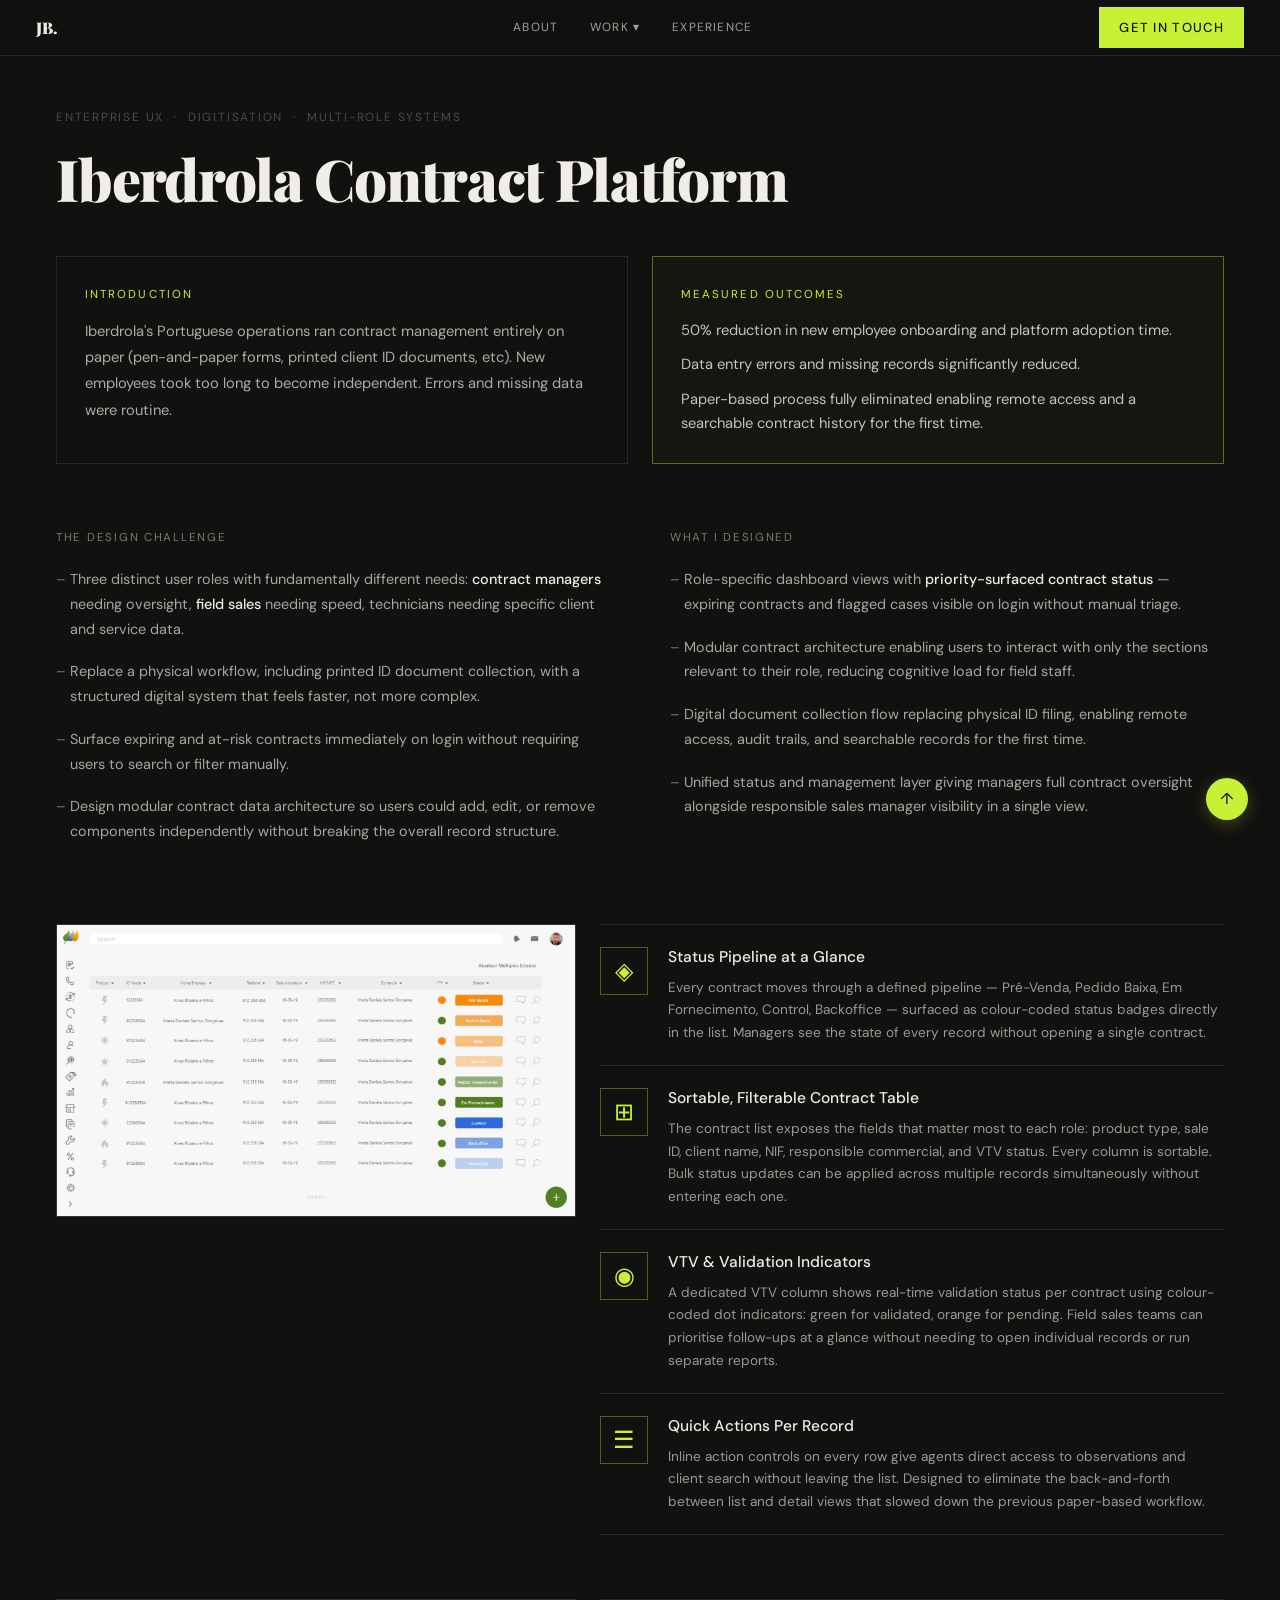
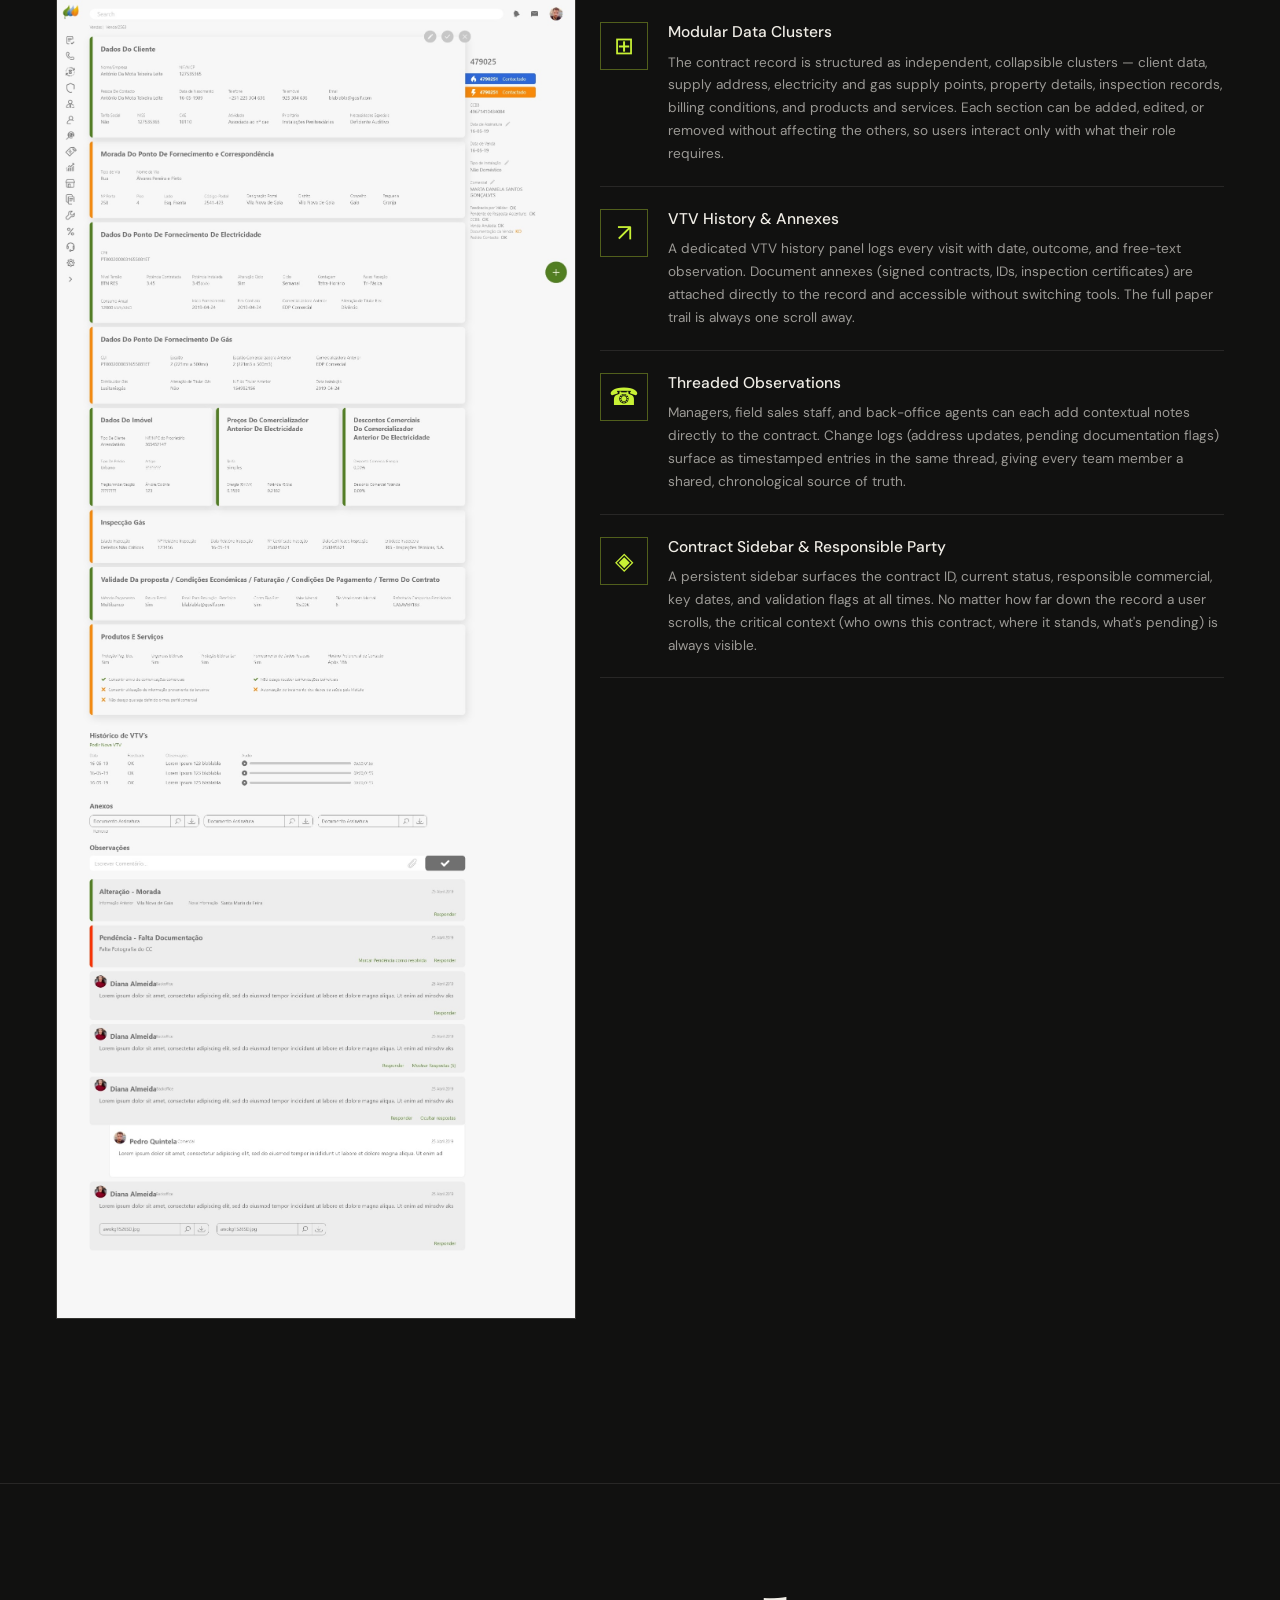
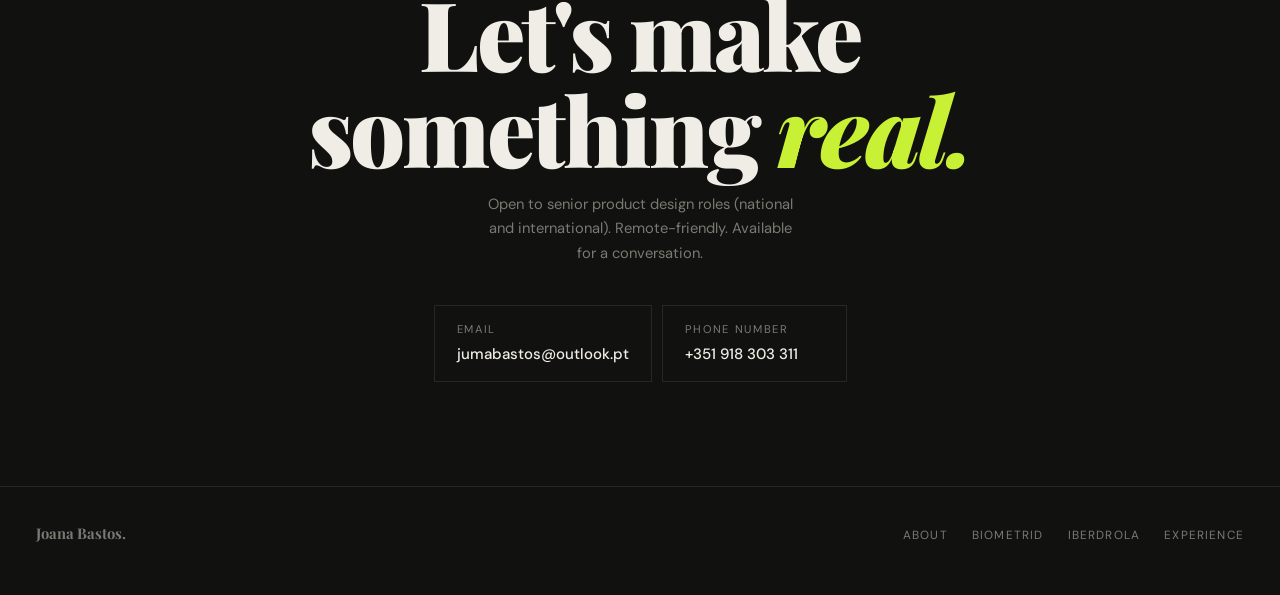
<file: iberdrola.html>
<!DOCTYPE html>
<html lang="en">
<head>
  <meta charset="UTF-8" />
  <meta name="viewport" content="width=device-width, initial-scale=1.0" />
  <title>Iberdrola — Joana Bastos</title>
  <link rel="preconnect" href="https://fonts.googleapis.com" />
  <link rel="preconnect" href="https://fonts.gstatic.com" crossorigin />
  <link href="https://fonts.googleapis.com/css2?family=Playfair+Display:ital,wght@0,700;0,900;1,700;1,900&family=DM+Sans:opsz,wght@9..40,300;9..40,400;9..40,500&display=swap" rel="stylesheet" />
  <link rel="stylesheet" href="style.css" />
  <style>
    /* PAGE HEADER */
    .page-header { padding: 108px 36px 48px; max-width: 1240px; margin: 0 auto; }
    .breadcrumb {
      display: flex; align-items: center; gap: 10px; flex-wrap: wrap;
      font-size: 0.74rem; letter-spacing: 0.15em; text-transform: uppercase;
      color: var(--muted); margin-bottom: 20px;
    }
    .breadcrumb span { opacity: 0.55; }
    .page-title {
      font-family: var(--serif);
      font-size: clamp(2.4rem, 4.5vw, 4.2rem);
      font-weight: 900; letter-spacing: -0.02em; line-height: 1.05;
    }

    /* CONTENT */
    .content { max-width: 1240px; margin: 0 auto; padding: 0 36px 100px; }

    /* Intro row */
    .intro-row { display: grid; grid-template-columns: 1fr 1fr; gap: 24px; margin-bottom: 64px; }
    .intro-box { padding: 28px; border: 1px solid var(--border); }
    .intro-box.highlight { border-color: rgba(200,241,53,0.4); background: rgba(200,241,53,0.025); }
    .box-label { font-size: 0.72rem; letter-spacing: 0.18em; text-transform: uppercase; color: var(--lime); margin-bottom: 14px; }
    .box-text { font-size: 0.92rem; color: rgba(240,237,230,0.70); line-height: 1.78; }
    .box-text strong { color: var(--white); font-weight: 500; }
    .outcomes-list { list-style: none; display: flex; flex-direction: column; gap: 10px; }
    .outcomes-list li { font-size: 0.92rem; color: rgba(240,237,230,0.80); line-height: 1.65; }

    /* 2-col challenge/design */
    .two-col { display: grid; grid-template-columns: 1fr 1fr; gap: 60px; margin-bottom: 80px; }
    .col-label { font-size: 0.72rem; letter-spacing: 0.15em; text-transform: uppercase; color: var(--muted); margin-bottom: 20px; }
    .col-bullets { list-style: none; display: flex; flex-direction: column; gap: 18px; }
    .col-bullets li { font-size: 0.90rem; color: rgba(240,237,230,0.68); line-height: 1.72; padding-left: 14px; position: relative; }
    .col-bullets li::before { content: '–'; position: absolute; left: 0; color: var(--muted); }
    .col-bullets li strong { color: var(--white); font-weight: 500; }

    /* Repeated section label */
    .section-label { font-size: 0.72rem; letter-spacing: 0.15em; text-transform: uppercase; color: var(--muted); margin-bottom: 32px; margin-top: 52px; }

    /* Split: features left, screen right */
    .split-row { display: grid; grid-template-columns: 1fr 1.2fr; gap: 24px; align-items: start; margin-bottom: 64px; }

    /* Feature items — icon double-sized, lime coloured */
    .features-col { display: flex; flex-direction: column; }
    .feature-item {
      padding: 20px 0; border-bottom: 1px solid var(--border);
      display: grid; grid-template-columns: 52px 1fr; gap: 16px; align-items: start;
    }
    .feature-item:first-child { border-top: 1px solid var(--border); }
    .feature-icon {
      width: 48px; height: 48px;
      border: 1px solid rgba(200,241,53,0.35);
      display: flex; align-items: center; justify-content: center;
      font-size: 1.5rem; color: var(--lime);
      flex-shrink: 0; margin-top: 2px;
    }
    .feature-title { font-size: 0.97rem; font-weight: 500; margin-bottom: 6px; }
    .feature-desc { font-size: 0.85rem; color: rgba(240,237,230,0.62); line-height: 1.68; }

    .screen-col {
      background: var(--bg-card); border: 1px solid var(--border);
      display: flex; align-items: flex-start; justify-content: center; overflow: hidden;
    }
    .screen-col img { width: 100%; height: auto; object-fit: contain; display: block; vertical-align: top; }
    .screen-placeholder { text-align: center; color: var(--muted); padding: 32px; }
    .screen-placeholder p { font-size: 0.82rem; letter-spacing: 0.08em; margin-top: 8px; }

    /* On mobile, remove border from intro boxes */
    @media (max-width: 768px) {
      .intro-box { border: none; padding: 0; }
      .intro-box.highlight { background: none; padding: 0; }
      .intro-row { gap: 32px; }
    }

    /* RESPONSIVE */
    @media (max-width: 900px) {
      .intro-row, .two-col, .split-row { grid-template-columns: 1fr; }
    }
    @media (max-width: 768px) {
      .page-header { padding: 88px 20px 36px; }
      .content { padding: 0 20px 72px; }
    }

    .breadcrumb { animation: fadeUp 0.5s ease 0.05s both; }
    .page-title  { animation: fadeUp 0.5s ease 0.15s both; }
  </style>
</head>
<body>

<!-- NAV -->
<nav>
  <a href="index.html" class="nav-logo">JB.</a>
  <ul class="nav-center">
    <li><a href="index.html#about">About</a></li>
    <li class="nav-dropdown">
      <span>Work ▾</span>
      <div class="nav-dropdown-menu">
        <a href="biometrid.html">Biometrid</a>
        <a href="iberdrola.html" class="active">Iberdrola</a>
      </div>
    </li>
    <li><a href="index.html#experience">Experience</a></li>
  </ul>
  <a href="#contact" class="btn-nav">Get in touch</a>
  <button class="hamburger" onclick="toggleNav()" aria-label="Menu">
    <span></span><span></span><span></span>
  </button>
</nav>

<!-- MOBILE NAV -->
<div class="mobile-nav" id="mobileNav">
  <div class="mobile-nav-item">
    <a href="index.html#about">About</a>
  </div>
  <div class="mobile-nav-item">
    <div class="mobile-work-label" onclick="toggleWork()">
      <span style="font-family:var(--serif);font-size:1.9rem;font-weight:700;color:var(--white);padding:14px 0;display:block;">Work</span>
      <span class="mobile-work-arrow" id="workArrow">▾</span>
    </div>
    <div class="mobile-subnav" id="workSubnav">
      <a href="biometrid.html">Biometrid</a>
      <a href="iberdrola.html" style="color:var(--lime)">Iberdrola</a>
    </div>
  </div>
  <div class="mobile-nav-item">
    <a href="index.html#experience">Experience</a>
  </div>
  <a href="#contact" class="mobile-cta">Get in touch</a>
</div>

<a href="#" class="fab" title="Back to top">↑</a>

<!-- PAGE HEADER -->
<div class="page-header">
  <div class="breadcrumb">
    <span>Enterprise UX</span><span>·</span>
    <span>Digitisation</span><span>·</span>
    <span>Multi-Role Systems</span>
  </div>
  <h1 class="page-title">Iberdrola Contract Platform</h1>
</div>

<!-- CONTENT -->
<div class="content">

  <!-- Intro + Outcomes -->
  <div class="intro-row">
    <div class="intro-box">
      <div class="box-label">Introduction</div>
      <p class="box-text">Iberdrola's Portuguese operations ran contract management entirely on paper (pen-and-paper forms, printed client ID documents, etc). New employees took too long to become independent. Errors and missing data were routine.</p>
    </div>
    <div class="intro-box highlight">
      <div class="box-label">Measured Outcomes</div>
      <ul class="outcomes-list">
        <li>50% reduction in new employee onboarding and platform adoption time.</li>
        <li>Data entry errors and missing records significantly reduced.</li>
        <li>Paper-based process fully eliminated enabling remote access and a searchable contract history for the first time.</li>
      </ul>
    </div>
  </div>

  <!-- Challenge + What I Designed -->
  <div class="two-col">
    <div>
      <div class="col-label">The Design Challenge</div>
      <ul class="col-bullets">
        <li>Three distinct user roles with fundamentally different needs: <strong>contract managers</strong> needing oversight, <strong>field sales</strong> needing speed, technicians needing specific client and service data.</li>
        <li>Replace a physical workflow, including printed ID document collection, with a structured digital system that feels faster, not more complex.</li>
        <li>Surface expiring and at-risk contracts immediately on login without requiring users to search or filter manually.</li>
        <li>Design modular contract data architecture so users could add, edit, or remove components independently without breaking the overall record structure.</li>
      </ul>
    </div>
    <div>
      <div class="col-label">What I Designed</div>
      <ul class="col-bullets">
        <li>Role-specific dashboard views with <strong>priority-surfaced contract status</strong> — expiring contracts and flagged cases visible on login without manual triage.</li>
        <li>Modular contract architecture enabling users to interact with only the sections relevant to their role, reducing cognitive load for field staff.</li>
        <li>Digital document collection flow replacing physical ID filing, enabling remote access, audit trails, and searchable records for the first time.</li>
        <li>Unified status and management layer giving managers full contract oversight alongside responsible sales manager visibility in a single view.</li>
      </ul>
    </div>
  </div>

  <!-- Screen 1: Contract list + feature cards -->
  <div class="split-row">
    <div class="screen-col">
      <img src="iberdrola-contract-list.png" alt="Iberdrola contract list — status pipeline and multi-contract management view">
    </div>
    <div class="features-col">
      <div class="feature-item">
        <div class="feature-icon">◈</div>
        <div>
          <div class="feature-title">Status Pipeline at a Glance</div>
          <div class="feature-desc">Every contract moves through a defined pipeline — Pré-Venda, Pedido Baixa, Em Fornecimento, Control, Backoffice — surfaced as colour-coded status badges directly in the list. Managers see the state of every record without opening a single contract.</div>
        </div>
      </div>
      <div class="feature-item">
        <div class="feature-icon">⊞</div>
        <div>
          <div class="feature-title">Sortable, Filterable Contract Table</div>
          <div class="feature-desc">The contract list exposes the fields that matter most to each role: product type, sale ID, client name, NIF, responsible commercial, and VTV status. Every column is sortable. Bulk status updates can be applied across multiple records simultaneously without entering each one.</div>
        </div>
      </div>
      <div class="feature-item">
        <div class="feature-icon">◉</div>
        <div>
          <div class="feature-title">VTV &amp; Validation Indicators</div>
          <div class="feature-desc">A dedicated VTV column shows real-time validation status per contract using colour-coded dot indicators: green for validated, orange for pending. Field sales teams can prioritise follow-ups at a glance without needing to open individual records or run separate reports.</div>
        </div>
      </div>
      <div class="feature-item">
        <div class="feature-icon">☰</div>
        <div>
          <div class="feature-title">Quick Actions Per Record</div>
          <div class="feature-desc">Inline action controls on every row give agents direct access to observations and client search without leaving the list. Designed to eliminate the back-and-forth between list and detail views that slowed down the previous paper-based workflow.</div>
        </div>
      </div>
    </div>
  </div>

  <!-- Screen 2: Contract record + feature cards -->
  <div class="split-row">
    <div class="screen-col">
      <img src="iberdrola-contract-record.png" alt="Iberdrola contract record — modular data clusters, VTV history, and observations">
    </div>
    <div class="features-col">
      <div class="feature-item">
        <div class="feature-icon">⊞</div>
        <div>
          <div class="feature-title">Modular Data Clusters</div>
          <div class="feature-desc">The contract record is structured as independent, collapsible clusters — client data, supply address, electricity and gas supply points, property details, inspection records, billing conditions, and products and services. Each section can be added, edited, or removed without affecting the others, so users interact only with what their role requires.</div>
        </div>
      </div>
      <div class="feature-item">
        <div class="feature-icon">↗</div>
        <div>
          <div class="feature-title">VTV History &amp; Annexes</div>
          <div class="feature-desc">A dedicated VTV history panel logs every visit with date, outcome, and free-text observation. Document annexes (signed contracts, IDs, inspection certificates) are attached directly to the record and accessible without switching tools. The full paper trail is always one scroll away.</div>
        </div>
      </div>
      <div class="feature-item">
        <div class="feature-icon">☎</div>
        <div>
          <div class="feature-title">Threaded Observations</div>
          <div class="feature-desc">Managers, field sales staff, and back-office agents can each add contextual notes directly to the contract. Change logs (address updates, pending documentation flags) surface as timestamped entries in the same thread, giving every team member a shared, chronological source of truth.</div>
        </div>
      </div>
      <div class="feature-item">
        <div class="feature-icon">◈</div>
        <div>
          <div class="feature-title">Contract Sidebar &amp; Responsible Party</div>
          <div class="feature-desc">A persistent sidebar surfaces the contract ID, current status, responsible commercial, key dates, and validation flags at all times. No matter how far down the record a user scrolls, the critical context (who owns this contract, where it stands, what's pending) is always visible.</div>
        </div>
      </div>
    </div>
  </div>

</div><!-- /content -->

<!-- CTA -->
<div class="cta-wrap" id="contact">
  <h2 class="cta-headline">Let's make<br/>something <em>real.</em></h2>
  <p class="cta-sub">Open to senior product design roles (national and international). Remote-friendly. Available for a conversation.</p>
  <div class="cta-btns">
    <div class="cta-btn copyable" data-copy="jumabastos@outlook.pt">
      <span class="cta-btn-label">Email</span>
      <span class="cta-btn-val">jumabastos@outlook.pt</span>
    </div>
    <div class="cta-btn copyable" data-copy="+351918303311">
      <span class="cta-btn-label">Phone Number</span>
      <span class="cta-btn-val">+351 918 303 311</span>
    </div>
  </div>
  <p class="cta-sig"></p>
</div>
<div class="copy-toast" id="copyToast">Copied!</div>

<footer>
  <span class="footer-name">Joana Bastos.</span>
  <ul class="footer-links">
    <li><a href="index.html#about">About</a></li>
    <li><a href="biometrid.html">Biometrid</a></li>
    <li><a href="iberdrola.html">Iberdrola</a></li>
    <li><a href="index.html#experience">Experience</a></li>
  </ul>
</footer>

<script>
  function toggleNav() { document.getElementById('mobileNav').classList.toggle('open'); }
  function toggleWork() {
    document.getElementById('workSubnav').classList.toggle('open');
    document.getElementById('workArrow').classList.toggle('open');
  }

  document.querySelectorAll('.copyable').forEach(el => {
    el.style.cursor = 'pointer';
    el.addEventListener('click', () => {
      navigator.clipboard.writeText(el.dataset.copy).then(() => {
        const toast = document.getElementById('copyToast');
        const rect = el.getBoundingClientRect();
        toast.style.left = (rect.left + rect.width / 2) + 'px';
        toast.style.top  = (rect.top + window.scrollY - 48) + 'px';
        toast.style.transform = 'translateX(-50%)';
        toast.style.bottom = 'auto';
        toast.classList.add('show');
        setTimeout(() => toast.classList.remove('show'), 2000);
      });
    });
  });

  (function () {
    const revealMap = [
      { sel: '.intro-row .intro-box:first-child',  dir: 'left',  delay: 0   },
      { sel: '.intro-row .intro-box:last-child',   dir: 'right', delay: 150 },
      { sel: '.two-col > div:first-child',         dir: 'left',  delay: 0   },
      { sel: '.two-col > div:last-child',          dir: 'right', delay: 150 },
      { sel: '.split-row:nth-of-type(1) .screen-col',   dir: 'left',  delay: 0   },
      { sel: '.split-row:nth-of-type(1) .features-col', dir: 'right', delay: 100 },
      { sel: '.split-row:nth-of-type(2) .screen-col',   dir: 'left',  delay: 0   },
      { sel: '.split-row:nth-of-type(2) .features-col', dir: 'right', delay: 100 },
      { sel: '.cta-headline', dir: 'up', delay: 0   },
      { sel: '.cta-sub',      dir: 'up', delay: 100 },
      { sel: '.cta-btns',     dir: 'up', delay: 200 },
    ];
    revealMap.forEach(({ sel, dir, delay }) => {
      const el = document.querySelector(sel);
      if (!el) return;
      el.style.opacity = '0';
      el.style.transform = dir === 'left'  ? 'translateX(-32px)'
                         : dir === 'right' ? 'translateX(32px)'
                         :                   'translateY(28px)';
      el.style.transition = `opacity 0.7s ease ${delay}ms, transform 0.7s ease ${delay}ms`;
      el._revealed = false;
    });
    const obs = new IntersectionObserver(entries => {
      entries.forEach(e => {
        if (e.isIntersecting && !e.target._revealed) {
          e.target._revealed = true;
          e.target.style.opacity = '1';
          e.target.style.transform = 'translate(0,0)';
        }
      });
    }, { threshold: 0.1 });
    revealMap.forEach(({ sel }) => { const el = document.querySelector(sel); if (el) obs.observe(el); });
  })();
</script>
</body>
</html>
</file>
<file: style.css>
/* ===== RESET & TOKENS ===== */
*, *::before, *::after { box-sizing: border-box; margin: 0; padding: 0; }
:root {
  --bg:      #111110;
  --bg-mid:  #191917;
  --bg-card: #1e1e1b;
  --lime:    #c8f135;
  --white:   #f0ede6;
  --muted:   #7a7a72;
  --border:  rgba(240,237,230,0.10);
  --serif:   'Playfair Display', Georgia, serif;
  --sans:    'DM Sans', sans-serif;
}
html { scroll-behavior: smooth; }
body {
  background: var(--bg); color: var(--white);
  font-family: var(--sans); font-size: 17px; /* +2px base */
  line-height: 1.65; overflow-x: hidden;
}

/* Good text selection contrast */
::selection { background: var(--lime); color: #111; }

/* ===== NAV ===== */
nav {
  position: fixed; top: 0; left: 0; right: 0; z-index: 200;
  height: 56px; display: flex; align-items: center;
  padding: 0 36px;
  background: rgba(17,17,16,0.93); backdrop-filter: blur(10px);
  border-bottom: 1px solid var(--border);
}
.nav-logo {
  font-family: var(--serif); font-weight: 900;
  font-size: 1rem;
  color: var(--white); text-decoration: none;
  line-height: 1;
  min-width: 130px; /* match CTA width so centre links are truly centred */
}
.nav-center {
  display: flex; align-items: center; gap: 32px; list-style: none;
  flex: 1; justify-content: center;
  height: 100%;
}
.nav-center > li { display: flex; align-items: center; height: 100%; }
.nav-center a {
  color: var(--white); text-decoration: none;
  font-size: 0.74rem; letter-spacing: 0.1em; text-transform: uppercase;
  opacity: 0.65; transition: opacity 0.2s;
  line-height: 1; display: flex; align-items: center;
}
.nav-center a:hover { opacity: 1; }

/* Work dropdown */
.nav-dropdown { position: relative; display: flex; align-items: center; }
.nav-dropdown > span {
  color: var(--white); font-size: 0.74rem; letter-spacing: 0.1em;
  text-transform: uppercase; opacity: 0.65; cursor: pointer;
  user-select: none; transition: opacity 0.2s;
  line-height: 1; /* match anchor line-height so it sits at same baseline */
}
.nav-dropdown:hover > span { opacity: 1; }
/* invisible bridge so mouse can travel to menu without it closing */
.nav-dropdown::after {
  content: ''; position: absolute;
  top: 100%; left: 0; right: 0; height: 18px;
}
.nav-dropdown-menu {
  display: none; position: absolute;
  top: calc(100% + 18px); left: 0;
  background: var(--bg-card); border: 1px solid var(--border);
  min-width: 160px; flex-direction: column;
}
.nav-dropdown:hover .nav-dropdown-menu { display: flex; }
.nav-dropdown-menu a {
  display: block; padding: 13px 20px;
  font-size: 0.74rem; letter-spacing: 0.08em; text-transform: uppercase;
  color: var(--white); text-decoration: none; opacity: 0.65;
  border-bottom: 1px solid var(--border); transition: opacity 0.2s;
}
.nav-dropdown-menu a:last-child { border-bottom: none; }
.nav-dropdown-menu a:hover, .nav-dropdown-menu a.active { opacity: 1; color: var(--lime); }

.btn-nav {
  background: var(--lime); color: #111;
  font-family: var(--sans); font-size: 0.82rem; font-weight: 500;
  letter-spacing: 0.1em; text-transform: uppercase;
  padding: 10px 20px; text-decoration: none; transition: opacity 0.2s;
  white-space: nowrap;
  min-width: 130px; text-align: center;
}
.btn-nav:hover { opacity: 0.85; }

/* Hamburger */
.hamburger {
  display: none; flex-direction: column; gap: 5px;
  background: none; border: none; cursor: pointer; padding: 4px;
}
.hamburger span { display: block; width: 22px; height: 1.5px; background: var(--white); }

/* Mobile nav overlay */
.mobile-nav {
  display: none; position: fixed;
  top: 56px; left: 0; right: 0; bottom: 0;
  background: var(--bg); z-index: 199;
  flex-direction: column; padding: 40px 32px; overflow-y: auto;
}
.mobile-nav.open { display: flex; }

/* Top-level items in mobile nav */
.mobile-nav-item { border-bottom: 1px solid var(--border); }
.mobile-nav-item > a,
.mobile-nav-item > span {
  display: block;
  font-family: var(--serif); font-size: 1.9rem; font-weight: 700;
  color: var(--white); text-decoration: none;
  padding: 14px 0;
  transition: color 0.2s; cursor: pointer;
}
.mobile-nav-item > a:hover,
.mobile-nav-item > span:hover { color: var(--lime); }

/* Work sub-items in mobile nav */
.mobile-subnav { display: none; flex-direction: column; padding: 0 0 12px 20px; gap: 2px; }
.mobile-subnav.open { display: flex; }
.mobile-subnav a {
  font-family: var(--sans); font-size: 1rem; font-weight: 400;
  color: var(--muted); text-decoration: none;
  padding: 8px 0; letter-spacing: 0.04em;
  transition: color 0.2s;
}
.mobile-subnav a:hover { color: var(--lime); }
.mobile-work-label {
  display: flex; align-items: center; justify-content: space-between;
}
.mobile-work-arrow { font-size: 0.8rem; transition: transform 0.2s; }
.mobile-work-arrow.open { transform: rotate(180deg); }

/* Mobile CTA — must look exactly like desktop */
.mobile-cta {
  display: block; margin-top: 28px;
  background: var(--lime); color: #111 !important;
  font-family: var(--sans) !important; font-size: 0.82rem !important;
  font-weight: 500; letter-spacing: 0.1em; text-transform: uppercase;
  padding: 14px 20px; text-align: center; text-decoration: none;
  border-bottom: none !important;
}
.mobile-cta:hover { opacity: 0.85; color: #111 !important; }

/* ===== SHARED SECTION UTILITIES ===== */
.sec-num {
  font-size: 0.74rem; letter-spacing: 0.15em; text-transform: uppercase;
  color: var(--muted); margin-bottom: 4px;
}
.sec-title {
  font-family: var(--serif); font-size: clamp(2rem, 3vw, 2.8rem);
  font-weight: 700; letter-spacing: -0.02em; margin-bottom: 32px;
}

/* ===== CTA BLOCK (shared) ===== */
.cta-wrap {
  background: var(--bg); border-top: 1px solid var(--border);
  padding: 100px 36px 60px; text-align: center;
}
.cta-headline {
  font-family: var(--serif);
  font-size: clamp(3rem, 7.5vw, 7rem);
  font-weight: 900; line-height: 1.0; letter-spacing: -0.03em;
  margin-bottom: 16px;
}
.cta-headline em { font-style: italic; color: var(--lime); }
.cta-sub { font-size: 0.92rem; color: var(--muted); max-width: 320px; margin: 0 auto 40px; }
.cta-btns { display: flex; justify-content: center; gap: 10px; flex-wrap: wrap; }
.cta-btn { 
  display: flex; flex-direction: column; align-items: flex-start;
  padding: 14px 22px; border: 1px solid var(--border);
  text-decoration: none; color: var(--white);
  min-width: 185px; transition: border-color 0.2s;
  cursor: pointer;
}
.cta-btn:hover { border-color: var(--lime); }
.cta-btn-label { font-size: 0.70rem; letter-spacing: 0.15em; text-transform: uppercase; color: var(--muted); margin-bottom: 4px; }
.cta-btn-val { font-size: 0.94rem; font-weight: 500; display: flex; align-items: center; gap: 10px; }
.copy-hint { display: none; } /* icon removed */

/* Toast */
.copy-toast {
  position: absolute;
  background: var(--lime); color: #111;
  font-family: var(--sans); font-size: 0.72rem; font-weight: 500;
  letter-spacing: 0.1em; text-transform: uppercase;
  padding: 8px 16px;
  opacity: 0; pointer-events: none;
  transition: opacity 0.2s ease, transform 0.15s ease;
  z-index: 9999;
  white-space: nowrap;
  transform: translateX(-50%) translateY(4px);
}
.copy-toast.show {
  opacity: 1;
  transform: translateX(-50%) translateY(0);
}
.cta-sig { margin-top: 44px; font-family: var(--serif); font-size: 0.94rem; color: var(--muted); }

/* ===== FOOTER ===== */
footer {
  border-top: 1px solid var(--border);
  padding: 32px 36px 48px; /* top padding added, double bottom */
  display: flex; align-items: center; justify-content: space-between;
}
.footer-name { font-family: var(--serif); font-size: 0.92rem; font-weight: 700; color: var(--muted); }
.footer-links { display: flex; gap: 24px; list-style: none; }
.footer-links a {
  font-size: 0.74rem; letter-spacing: 0.1em; text-transform: uppercase;
  color: var(--muted); text-decoration: none; transition: color 0.2s;
}
.footer-links a:hover { color: var(--white); }

/* ===== FAB (scroll to top) ===== */
.fab {
  position: fixed; bottom: 80px; right: 32px; /* raised above footer */
  width: 42px; height: 42px;
  background: var(--lime); color: #111;
  display: flex; align-items: center; justify-content: center;
  font-size: 1rem; text-decoration: none; border-radius: 50%;
  box-shadow: 0 4px 16px rgba(200,241,53,0.25);
  z-index: 150; transition: opacity 0.2s;
}
.fab:hover { opacity: 0.85; }

/* ===== RESPONSIVE ===== */
@media (max-width: 768px) {
  nav { padding: 0 20px; }
  .nav-center, .btn-nav { display: none; }
  .hamburger { display: flex; }

  .cta-wrap { padding: 72px 20px 48px; }
  .cta-btns { flex-direction: column; align-items: center; }
  .cta-btn { width: 100%; max-width: 300px; }

  footer { flex-direction: column; gap: 16px; text-align: center; padding: 20px 20px 40px; }
  .footer-links { flex-wrap: wrap; justify-content: center; }
}

/* ===== ANIMATIONS ===== */
@keyframes fadeUp {
  from { opacity: 0; transform: translateY(22px); }
  to   { opacity: 1; transform: translateY(0); }
}

/* ── Scroll-reveal system ──
   Add [data-reveal] to any element.
   Optional modifiers: data-reveal="up" (default) | "left" | "right"
   Optional delay:     data-delay="100" (ms, multiples of 100)
*/
[data-reveal] {
  opacity: 0;
  transition: opacity 0.65s ease, transform 0.65s ease;
}
[data-reveal="up"],
[data-reveal] {
  transform: translateY(28px);
}
[data-reveal="left"]  { transform: translateX(-32px); }
[data-reveal="right"] { transform: translateX(32px); }

[data-reveal].revealed {
  opacity: 1;
  transform: translate(0, 0);
}

/* staggered delay helpers */
[data-delay="100"] { transition-delay: 0.10s; }
[data-delay="200"] { transition-delay: 0.20s; }
[data-delay="300"] { transition-delay: 0.30s; }
[data-delay="400"] { transition-delay: 0.40s; }
[data-delay="500"] { transition-delay: 0.50s; }
[data-delay="600"] { transition-delay: 0.60s; }

/* Respect reduced motion */
@media (prefers-reduced-motion: reduce) {
  [data-reveal] { opacity: 1; transform: none; transition: none; }
}
</file>
